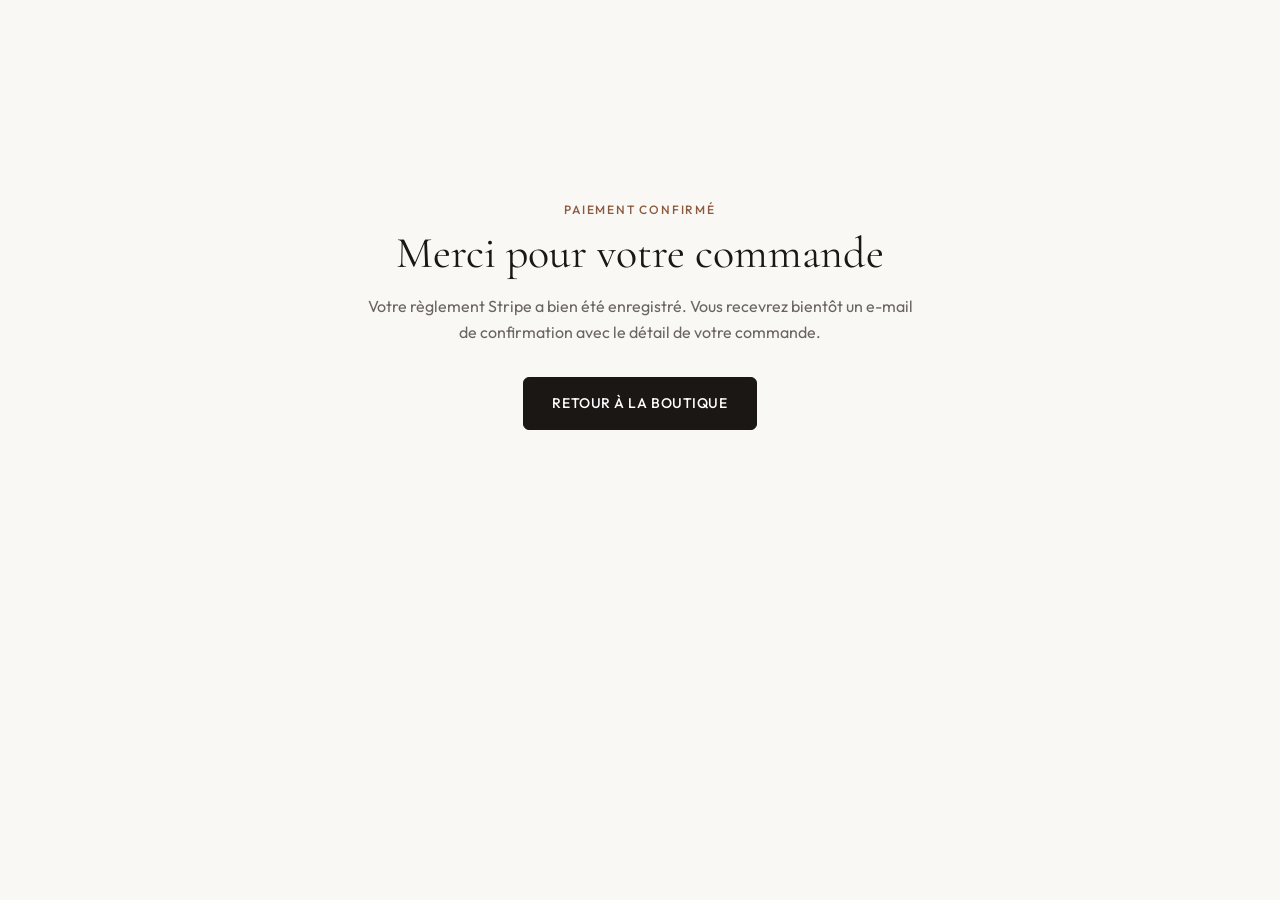
<file: commande-merci.html>
<!DOCTYPE html>
<html lang="fr">
<head>
  <meta charset="UTF-8">
  <meta name="viewport" content="width=device-width, initial-scale=1.0">
  <title>Merci pour votre commande — AnimoSuisse</title>
  <meta name="description" content="Votre paiement AnimoSuisse a bien été reçu.">
  <link rel="preconnect" href="https://fonts.googleapis.com">
  <link rel="preconnect" href="https://fonts.gstatic.com" crossorigin>
  <link href="https://fonts.googleapis.com/css2?family=Cormorant+Garamond:wght@600&family=Outfit:wght@400;500;600&display=swap" rel="stylesheet">
  <link rel="stylesheet" href="css/styles.css?v=20260730-stripe-express">
</head>
<body>
  <main class="container" style="min-height:70vh;display:flex;align-items:center;justify-content:center;padding:4rem 1.25rem;">
    <section style="max-width:560px;text-align:center;">
      <p class="section-label">Paiement confirmé</p>
      <h1 class="section-title" style="margin-bottom:1rem;">Merci pour votre commande</h1>
      <p style="color:var(--color-text-muted);line-height:1.6;margin-bottom:2rem;">
        Votre règlement Stripe a bien été enregistré. Vous recevrez bientôt un e-mail de confirmation
        avec le détail de votre commande.
      </p>
      <a class="btn btn-cart" href="index.html#articles">Retour à la boutique</a>
    </section>
  </main>
  <script>
    try {
      const raw = sessionStorage.getItem('marteder-last-order');
      if (raw) {
        const order = JSON.parse(raw);
        if (order?.supplierSkus) {
          console.info('SKU fournisseur:', order.supplierSkus);
        }
      }
    } catch (error) {
      /* ignore */
    }
  </script>
</body>
</html>
</file>
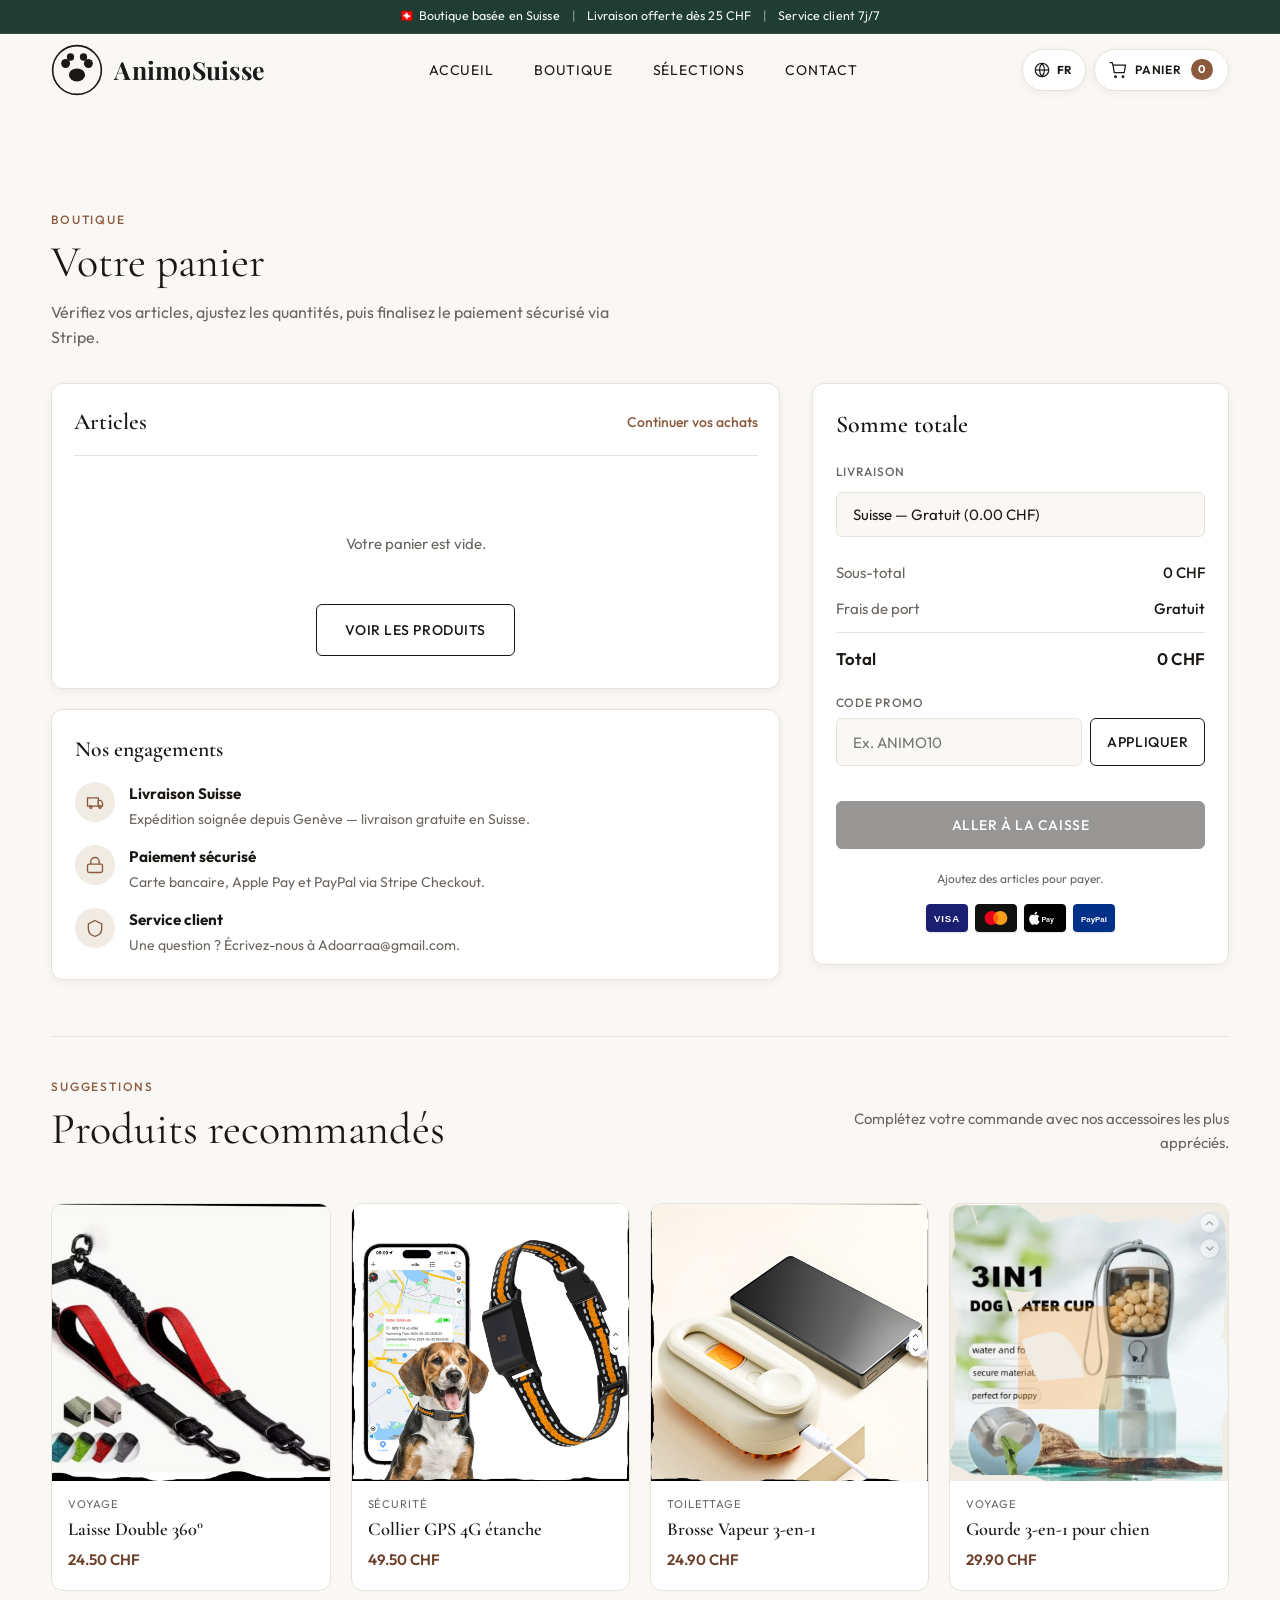
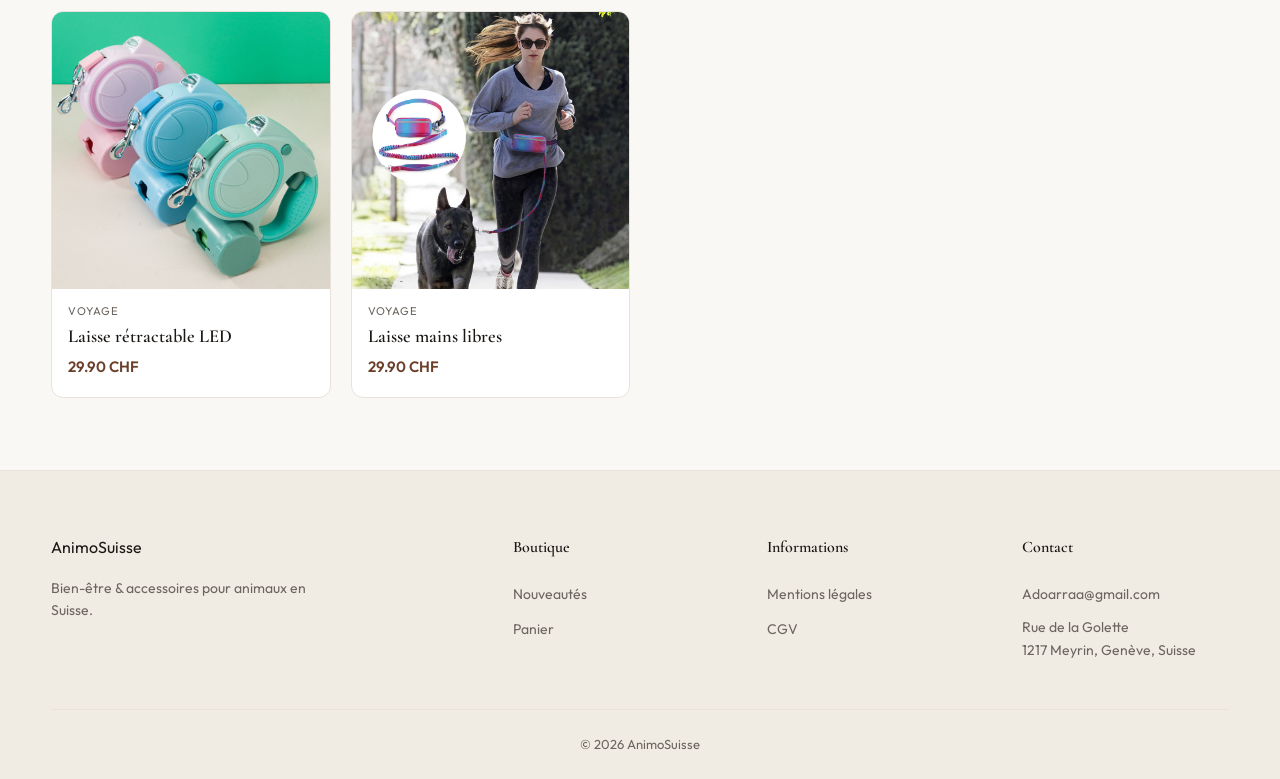
<file: panier.html>
<!DOCTYPE html>
<html lang="fr">
<head>
  <meta charset="UTF-8">
  <meta name="viewport" content="width=device-width, initial-scale=1.0">
  <meta name="description" content="Votre panier AnimoSuisse — vérifiez vos articles et passez à la caisse en toute sécurité.">
  <title>Panier — AnimoSuisse</title>
  <link rel="preconnect" href="https://fonts.googleapis.com">
  <link rel="preconnect" href="https://fonts.gstatic.com" crossorigin>
  <link href="https://fonts.googleapis.com/css2?family=Cormorant+Garamond:ital,wght@0,400;0,600;1,400&family=Outfit:wght@300;400;500;600&family=Playfair+Display:wght@600;700&display=swap" rel="stylesheet">
  <link rel="stylesheet" href="css/styles.css?v=20260801-i18n">
</head>
<body class="page-panier">
  <div class="site-announce" role="region" aria-label="Annonces boutique">
    <p class="site-announce-text">
      🇨🇭 Boutique basée en Suisse
      <span class="site-announce-sep" aria-hidden="true">|</span>
      Livraison offerte dès 25&nbsp;CHF
      <span class="site-announce-sep" aria-hidden="true">|</span>
      Service client 7j/7
    </p>
  </div>
  <header class="header" id="header">
    <nav class="nav container">
      <a href="index.html" class="logo notranslate" aria-label="AnimoSuisse">
        <svg class="logo-mark" xmlns="http://www.w3.org/2000/svg" viewBox="0 0 64 64" aria-hidden="true" focusable="false">
          <circle cx="32" cy="32" r="30" fill="none" stroke="currentColor" stroke-width="2"/>
          <ellipse cx="32" cy="38" rx="10" ry="8" fill="currentColor"/>
          <circle cx="18" cy="24" r="5.5" fill="currentColor"/>
          <circle cx="46" cy="24" r="5.5" fill="currentColor"/>
          <circle cx="24" cy="16" r="4.5" fill="currentColor"/>
          <circle cx="40" cy="16" r="4.5" fill="currentColor"/>
        </svg>
        <span class="logo-text">AnimoSuisse</span>
      </a>
      <button class="nav-toggle" id="navToggle" aria-label="Ouvrir le menu">
        <span></span>
        <span></span>
        <span></span>
      </button>
      <ul class="nav-links" id="navLinks">
        <li><a href="index.html#accueil">Accueil</a></li>
        <li><a href="index.html#articles">Boutique</a></li>
        <li><a href="index.html#collections">Sélections</a></li>
        <li><a href="index.html#contact">Contact</a></li>
      </ul>
      <div class="nav-actions">
        <div class="lang-switcher notranslate" data-lang-switcher>
          <button
            type="button"
            class="lang-switcher-btn"
            aria-expanded="false"
            aria-haspopup="listbox"
            aria-controls="langMenuPanier"
            aria-label="Choisir la langue"
          >
            <svg class="lang-switcher-icon" width="18" height="18" viewBox="0 0 24 24" fill="none" stroke="currentColor" stroke-width="1.6" aria-hidden="true">
              <circle cx="12" cy="12" r="9"/>
              <path d="M3 12h18"/>
              <path d="M12 3a14 14 0 0 1 0 18"/>
              <path d="M12 3a14 14 0 0 0 0 18"/>
            </svg>
            <span class="lang-switcher-current" data-lang-label>FR</span>
          </button>
          <ul class="lang-switcher-menu" id="langMenuPanier" role="listbox" hidden>
            <li role="none">
              <button type="button" role="option" data-lang="fr" aria-selected="true">Français</button>
            </li>
            <li role="none">
              <button type="button" role="option" data-lang="de" aria-selected="false">Deutsch</button>
            </li>
            <li role="none">
              <button type="button" role="option" data-lang="it" aria-selected="false">Italiano</button>
            </li>
            <li role="none">
              <button type="button" role="option" data-lang="en" aria-selected="false">English</button>
            </li>
          </ul>
        </div>
        <a href="panier.html" class="cart-btn cart-btn--menu has-items" aria-label="Panier" aria-current="page">
          <svg width="20" height="20" viewBox="0 0 24 24" fill="none" stroke="currentColor" stroke-width="1.5" aria-hidden="true">
            <path d="M6 6h15l-1.5 9h-12z"/><circle cx="9" cy="20" r="1"/><circle cx="18" cy="20" r="1"/><path d="M6 6L5 3H2"/>
          </svg>
          <span class="cart-label">Panier</span>
          <span class="cart-count">0</span>
        </a>
      </div>
    </nav>
  </header>
  <div id="google_translate_element" aria-hidden="true"></div>

  <main class="cart-page">
    <div class="container">
      <header class="cart-page-header">
        <p class="section-label">Boutique</p>
        <h1 class="section-title">Votre panier</h1>
        <p class="cart-page-lead">Vérifiez vos articles, ajustez les quantités, puis finalisez le paiement sécurisé via Stripe.</p>
      </header>

      <div class="cart-page-layout">
        <div class="cart-page-main">
          <section class="cart-page-items" aria-labelledby="cartPageItemsTitle">
            <div class="cart-page-items-head">
              <h2 id="cartPageItemsTitle">Articles</h2>
              <a href="index.html#articles" class="cart-page-continue">Continuer vos achats</a>
            </div>
            <div id="cartPageList" class="cart-page-list">
              <p class="cart-empty">Votre panier est vide.</p>
            </div>
          </section>

          <section class="cart-engagements" aria-labelledby="cartEngagementsTitle">
            <h2 id="cartEngagementsTitle">Nos engagements</h2>
            <ul class="cart-engagements-list">
              <li>
                <span class="cart-engagement-icon" aria-hidden="true">
                  <svg viewBox="0 0 24 24" fill="none" stroke="currentColor" stroke-width="1.6"><path d="M3 7h13v10H3z"/><path d="M16 10h3l2 3v4h-5V10z"/><circle cx="7" cy="18" r="1.5"/><circle cx="18" cy="18" r="1.5"/></svg>
                </span>
                <div>
                  <strong>Livraison Suisse</strong>
                  <p>Expédition soignée depuis Genève — livraison gratuite en Suisse.</p>
                </div>
              </li>
              <li>
                <span class="cart-engagement-icon" aria-hidden="true">
                  <svg viewBox="0 0 24 24" fill="none" stroke="currentColor" stroke-width="1.6"><rect x="3" y="11" width="18" height="10" rx="2"/><path d="M7 11V8a5 5 0 0 1 10 0v3"/></svg>
                </span>
                <div>
                  <strong>Paiement sécurisé</strong>
                  <p>Carte bancaire, Apple Pay et PayPal via Stripe Checkout.</p>
                </div>
              </li>
              <li>
                <span class="cart-engagement-icon" aria-hidden="true">
                  <svg viewBox="0 0 24 24" fill="none" stroke="currentColor" stroke-width="1.6"><path d="M12 3l8 4v6c0 5-3.5 8-8 9-4.5-1-8-4-8-9V7l8-4z"/></svg>
                </span>
                <div>
                  <strong>Service client</strong>
                  <p>Une question ? Écrivez-nous à Adoarraa@gmail.com.</p>
                </div>
              </li>
            </ul>
          </section>
        </div>

        <aside class="cart-page-summary" aria-labelledby="cartSummaryTitle">
          <div class="cart-summary-card">
            <h2 id="cartSummaryTitle">Somme totale</h2>

            <label class="form-label" for="checkoutShipping">Livraison</label>
            <select
              class="form-input variant-select cart-shipping-select"
              id="checkoutShipping"
              name="shipping"
              aria-label="Choisir l'adresse de livraison"
            >
              <option value="suisse" selected>Suisse — Gratuit (0.00 CHF)</option>
              <option value="europe">Europe — 9.90 CHF</option>
              <option value="monde">Reste du monde — 15.00 CHF</option>
            </select>

            <dl class="cart-summary-rows">
              <div class="cart-summary-row">
                <dt>Sous-total</dt>
                <dd id="cartSubtotal">0 CHF</dd>
              </div>
              <div class="cart-summary-row">
                <dt>Frais de port</dt>
                <dd id="cartShipping">Gratuit</dd>
              </div>
              <div class="cart-summary-row cart-summary-row--total">
                <dt>Total</dt>
                <dd id="cartTotal">0 CHF</dd>
              </div>
            </dl>

            <div class="cart-promo">
              <label class="form-label" for="cartPromoCode">Code promo</label>
              <div class="cart-promo-row">
                <input
                  class="form-input"
                  type="text"
                  id="cartPromoCode"
                  name="promo"
                  placeholder="Ex. ANIMO10"
                  autocomplete="off"
                >
                <button type="button" class="btn btn-outline cart-promo-btn" id="cartPromoApply">
                  Appliquer
                </button>
              </div>
              <p class="cart-promo-feedback" id="cartPromoFeedback" hidden></p>
            </div>

            <button
              type="button"
              class="btn btn-cart cart-checkout-btn cart-page-checkout-btn"
              id="cartCheckoutBtn"
              disabled
            >
              Aller à la caisse
            </button>
            <p class="cart-checkout-note">Paiement sécurisé Stripe — vous serez redirigé vers la page de paiement.</p>

            <div class="payment-methods payment-methods--compact" aria-label="Moyens de paiement acceptés">
              <div class="payment-methods-icons">
                <span class="payment-icon payment-icon--visa" title="Visa" aria-label="Visa">
                  <svg viewBox="0 0 48 32" role="img" aria-hidden="true"><rect width="48" height="32" rx="4" fill="#1A1F71"/><text x="24" y="21" text-anchor="middle" fill="#fff" font-family="Arial,sans-serif" font-size="11" font-weight="700" letter-spacing="1">VISA</text></svg>
                </span>
                <span class="payment-icon payment-icon--mastercard" title="Mastercard" aria-label="Mastercard">
                  <svg viewBox="0 0 48 32" role="img" aria-hidden="true"><rect width="48" height="32" rx="4" fill="#111"/><circle cx="19" cy="16" r="8" fill="#EB001B"/><circle cx="29" cy="16" r="8" fill="#F79E1B"/><path d="M24 10.2a8 8 0 0 1 0 11.6 8 8 0 0 1 0-11.6z" fill="#FF5F00"/></svg>
                </span>
                <span class="payment-icon payment-icon--applepay" title="Apple Pay" aria-label="Apple Pay">
                  <svg viewBox="0 0 48 32" role="img" aria-hidden="true"><rect width="48" height="32" rx="4" fill="#000"/><text x="27" y="20" text-anchor="middle" fill="#fff" font-family="Arial,sans-serif" font-size="8" font-weight="600">Pay</text><path fill="#fff" d="M14.2 11.2c.5-.6.9-1.5.8-2.4-.8 0-1.8.5-2.3 1.2-.5.6-.9 1.5-.8 2.4.9.1 1.8-.4 2.3-1.2zm.8 1.1c-1.2-.1-2.3.7-2.9.7-.6 0-1.5-.7-2.5-.6-1.3 0-2.4.7-3.1 1.9-1.3 2.3-.3 5.7.9 7.5.6.9 1.3 1.9 2.3 1.8.9-.1 1.3-.6 2.4-.6s1.4.6 2.4.6c1 0 1.6-.9 2.3-1.8.7-.9 1-1.8 1-1.9-.1 0-1.9-.7-1.9-2.9 0-1.8 1.5-2.7 1.6-2.7-.9-1.3-2.2-1.4-2.5-1.4z"/></svg>
                </span>
                <span class="payment-icon payment-icon--paypal" title="PayPal" aria-label="PayPal">
                  <svg viewBox="0 0 48 32" role="img" aria-hidden="true"><rect width="48" height="32" rx="4" fill="#003087"/><text x="24" y="20" text-anchor="middle" fill="#fff" font-family="Arial,sans-serif" font-size="9" font-weight="700">PayPal</text></svg>
                </span>
              </div>
            </div>
          </div>
        </aside>
      </div>

      <section class="cart-recommended" aria-labelledby="cartRecommendedTitle">
        <div class="section-header">
          <div>
            <span class="section-label">Suggestions</span>
            <h2 class="section-title" id="cartRecommendedTitle">Produits recommandés</h2>
          </div>
          <p class="section-desc">Complétez votre commande avec nos accessoires les plus appréciés.</p>
        </div>
        <div class="cart-recommended-grid">
          <a class="cart-reco-card" href="index.html#articles">
            <img src="images/laisse-double-360-3.png" alt="Laisse Double Réfléchissante 360°" loading="lazy" decoding="async">
            <div class="cart-reco-info">
              <p class="cart-reco-cat">Voyage</p>
              <h3>Laisse Double 360°</h3>
              <p class="cart-reco-price">24.50 CHF</p>
            </div>
          </a>
          <a class="cart-reco-card" href="index.html#articles">
            <img src="images/collier-gps-app.png" alt="Collier GPS 4G étanche" loading="lazy" decoding="async">
            <div class="cart-reco-info">
              <p class="cart-reco-cat">Sécurité</p>
              <h3>Collier GPS 4G étanche</h3>
              <p class="cart-reco-price">49.50 CHF</p>
            </div>
          </a>
          <a class="cart-reco-card" href="index.html#articles">
            <img src="images/brosse-vapeur-jaune-orange.png" alt="Brosse Vapeur 3-en-1" loading="lazy" decoding="async">
            <div class="cart-reco-info">
              <p class="cart-reco-cat">Toilettage</p>
              <h3>Brosse Vapeur 3-en-1</h3>
              <p class="cart-reco-price">24.90 CHF</p>
            </div>
          </a>
          <a class="cart-reco-card" href="index.html#articles">
            <img src="images/gourde-chien-3en1.png" alt="Gourde Multifonction 3-en-1" loading="lazy" decoding="async">
            <div class="cart-reco-info">
              <p class="cart-reco-cat">Voyage</p>
              <h3>Gourde 3-en-1 pour chien</h3>
              <p class="cart-reco-price">29.90 CHF</p>
            </div>
          </a>
          <a class="cart-reco-card" href="index.html#articles">
            <img src="images/dog.jpg" alt="Laisse rétractable LED 3-en-1" loading="lazy" decoding="async">
            <div class="cart-reco-info">
              <p class="cart-reco-cat">Voyage</p>
              <h3>Laisse rétractable LED</h3>
              <p class="cart-reco-price">29.90 CHF</p>
            </div>
          </a>
          <a class="cart-reco-card" href="index.html#articles">
            <img src="images/course-mains-libres-1.jpg" alt="Laisse de course mains libres" loading="lazy" decoding="async">
            <div class="cart-reco-info">
              <p class="cart-reco-cat">Voyage</p>
              <h3>Laisse mains libres</h3>
              <p class="cart-reco-price">29.90 CHF</p>
            </div>
          </a>
        </div>
      </section>
    </div>
  </main>

  <footer class="footer">
    <div class="container footer-grid">
      <div class="footer-brand">
        <a href="index.html" class="logo">AnimoSuisse</a>
        <p>Bien-être &amp; accessoires pour animaux en Suisse.</p>
      </div>
      <div class="footer-links">
        <h4>Boutique</h4>
        <ul>
          <li><a href="index.html#articles">Nouveautés</a></li>
          <li><a href="panier.html">Panier</a></li>
        </ul>
      </div>
      <div class="footer-links">
        <h4>Informations</h4>
        <ul>
          <li><a href="mentions-legales.html">Mentions légales</a></li>
          <li><a href="mentions-legales.html#cgv">CGV</a></li>
        </ul>
      </div>
      <div class="footer-links">
        <h4>Contact</h4>
        <ul class="footer-contact">
          <li><a href="mailto:Adoarraa@gmail.com">Adoarraa@gmail.com</a></li>
          <li class="footer-address">Rue de la Golette<br>1217 Meyrin, Genève, Suisse</li>
        </ul>
      </div>
    </div>
    <div class="footer-bottom container">
      <p>&copy; <span id="year"></span> AnimoSuisse</p>
    </div>
  </footer>

  <script>
    document.getElementById('year').textContent = new Date().getFullYear();
  </script>
  <script src="js/stripe-config.js?v=20260803-cart-live"></script>
  <script src="js/main.js?v=20260803-cart-live"></script>
  <script src="js/i18n-translate.js?v=101"></script>
  <script src="https://translate.google.com/translate_a/element.js?cb=googleTranslateElementInit"></script>
</body>
</html>
</file>
<file: css/styles.css>
/* ============================================
   Marteder Textile — Styles
   ============================================ */

:root {
  --color-bg: #faf8f5;
  --color-bg-alt: #f0ebe3;
  --color-surface: #ffffff;
  --color-text: #1a1714;
  --color-text-muted: #6b6560;
  --color-accent: #8b5a3c;
  --color-accent-light: #c4956a;
  --color-accent-dark: #6b3f2a;
  --color-border: #e8e2da;
  --color-success: #4a7c59;

  --font-display: 'Cormorant Garamond', Georgia, serif;
  --font-body: 'Outfit', system-ui, sans-serif;

  --radius-sm: 6px;
  --radius-md: 12px;
  --radius-lg: 20px;

  --shadow-sm: 0 2px 8px rgba(26, 23, 20, 0.06);
  --shadow-md: 0 8px 30px rgba(26, 23, 20, 0.1);
  --shadow-lg: 0 20px 60px rgba(26, 23, 20, 0.12);

  --transition: 0.3s cubic-bezier(0.4, 0, 0.2, 1);
  --announce-height: 34px;
  --nav-height: 72px;
  --header-height: calc(var(--announce-height) + var(--nav-height));
}

*, *::before, *::after {
  box-sizing: border-box;
  margin: 0;
  padding: 0;
}

html {
  scroll-behavior: smooth;
}

body {
  font-family: var(--font-body);
  font-weight: 400;
  color: var(--color-text);
  background: var(--color-bg);
  line-height: 1.6;
  -webkit-font-smoothing: antialiased;
}

img {
  max-width: 100%;
  display: block;
}

a {
  color: inherit;
  text-decoration: none;
}

ul {
  list-style: none;
}

.container {
  width: min(1200px, 92vw);
  margin-inline: auto;
}

/* ---- Buttons ---- */
.btn {
  display: inline-flex;
  align-items: center;
  justify-content: center;
  gap: 0.5rem;
  padding: 0.875rem 1.75rem;
  font-family: var(--font-body);
  font-size: 0.875rem;
  font-weight: 500;
  letter-spacing: 0.04em;
  text-transform: uppercase;
  border-radius: var(--radius-sm);
  border: 1.5px solid transparent;
  cursor: pointer;
  transition: var(--transition);
}

.btn-primary {
  background: var(--color-accent);
  color: #fff;
  border-color: var(--color-accent);
}

.btn-primary:hover {
  background: var(--color-accent-dark);
  border-color: var(--color-accent-dark);
  transform: translateY(-2px);
  box-shadow: var(--shadow-md);
}

.btn-cart {
  background: var(--color-text);
  color: #fff;
  border-color: var(--color-text);
}

.btn-cart:hover {
  background: #2d2a27;
  border-color: #2d2a27;
  transform: translateY(-2px);
  box-shadow: var(--shadow-md);
}

.btn-stock-out,
.btn-stock-out:hover,
.btn-stock-out:focus,
.btn-stock-out:disabled {
  background: #d0ccc7;
  border-color: #d0ccc7;
  color: #6f6a65;
  cursor: not-allowed;
  opacity: 1;
  transform: none;
  box-shadow: none;
  pointer-events: none;
}

.product-badge.sold-out {
  background: #6f6a65;
  color: #fff;
}

.product-card.is-out-of-stock .product-image {
  filter: grayscale(0.35);
  opacity: 0.85;
}

.btn-outline {
  background: transparent;
  color: var(--color-text);
  border-color: var(--color-text);
}

.btn-outline:hover {
  background: var(--color-text);
  color: #fff;
  transform: translateY(-2px);
}

/* ---- Bandeau d'annonce ---- */
.site-announce {
  position: fixed;
  top: 0;
  left: 0;
  right: 0;
  z-index: 110;
  height: var(--announce-height);
  display: flex;
  align-items: center;
  justify-content: center;
  padding: 0 0.75rem;
  background: #1f3d32;
  color: #f4f7f5;
  border-bottom: 1px solid rgba(255, 255, 255, 0.08);
}

.site-announce-text {
  margin: 0;
  font-family: var(--font-body);
  font-size: 0.78rem;
  font-weight: 400;
  letter-spacing: 0.01em;
  line-height: 1.2;
  text-align: center;
  white-space: nowrap;
  overflow: hidden;
  text-overflow: ellipsis;
  max-width: 100%;
}

.site-announce-sep {
  margin: 0 0.55rem;
  opacity: 0.55;
}

@media (max-width: 720px) {
  .site-announce-text {
    font-size: 0.68rem;
  }

  .site-announce-sep {
    margin: 0 0.3rem;
  }
}

/* ---- Header ---- */
.header {
  position: fixed;
  top: var(--announce-height);
  left: 0;
  right: 0;
  z-index: 100;
  height: var(--nav-height);
  background: rgba(250, 248, 245, 0.85);
  backdrop-filter: blur(12px);
  border-bottom: 1px solid transparent;
  transition: var(--transition);
}

.header.scrolled {
  border-bottom-color: var(--color-border);
  box-shadow: var(--shadow-sm);
}

.nav {
  display: flex;
  align-items: center;
  justify-content: space-between;
  height: 100%;
}

.logo {
  display: inline-flex;
  align-items: center;
  gap: 0.7rem;
  flex-shrink: 0;
  text-decoration: none;
}

.logo-mark {
  display: block;
  height: 52px;
  width: 52px;
  flex-shrink: 0;
}

.logo-text {
  font-family: 'Playfair Display', 'Cormorant Garamond', Georgia, serif;
  font-size: clamp(1.15rem, 2.4vw, 1.55rem);
  font-weight: 700;
  letter-spacing: 0.01em;
  line-height: 1.1;
  color: #1a1a1a;
  white-space: nowrap;
}

.nav-links {
  display: flex;
  gap: 2.5rem;
}

.nav-links a {
  font-size: 0.875rem;
  font-weight: 400;
  letter-spacing: 0.06em;
  text-transform: uppercase;
  position: relative;
}

.nav-links a::after {
  content: '';
  position: absolute;
  bottom: -4px;
  left: 0;
  width: 0;
  height: 1px;
  background: var(--color-accent);
  transition: width var(--transition);
}

.nav-links a:hover::after {
  width: 100%;
}

.nav-actions {
  display: flex;
  align-items: center;
  gap: 0.5rem;
  flex-shrink: 0;
}

/* ---- Sélecteur de langue ---- */
.lang-switcher {
  position: relative;
  z-index: 120;
}

.lang-switcher-btn {
  display: inline-flex;
  align-items: center;
  gap: 0.35rem;
  height: 42px;
  padding: 0 0.75rem 0 0.65rem;
  border: 1px solid var(--color-border);
  border-radius: 999px;
  background: var(--color-surface);
  color: var(--color-text);
  cursor: pointer;
  box-shadow: var(--shadow-sm);
  transition: var(--transition);
  font-family: var(--font-body);
}

.lang-switcher-btn:hover,
.lang-switcher.is-open .lang-switcher-btn {
  border-color: var(--color-accent);
  color: var(--color-accent-dark);
}

.lang-switcher-icon {
  flex-shrink: 0;
}

.lang-switcher-current {
  font-size: 0.72rem;
  font-weight: 700;
  letter-spacing: 0.06em;
}

.lang-switcher-menu {
  position: absolute;
  top: calc(100% + 0.4rem);
  right: 0;
  min-width: 10.5rem;
  margin: 0;
  padding: 0.35rem;
  list-style: none;
  background: var(--color-surface);
  border: 1px solid var(--color-border);
  border-radius: var(--radius-md);
  box-shadow: var(--shadow-md);
}

.lang-switcher-menu button {
  display: block;
  width: 100%;
  padding: 0.55rem 0.7rem;
  border: none;
  border-radius: var(--radius-sm);
  background: transparent;
  color: var(--color-text);
  font-family: var(--font-body);
  font-size: 0.875rem;
  text-align: left;
  cursor: pointer;
  transition: background 0.2s ease;
}

.lang-switcher-menu button:hover {
  background: var(--color-bg-alt);
}

.lang-switcher-menu button.is-active {
  background: rgba(139, 90, 60, 0.1);
  color: var(--color-accent-dark);
  font-weight: 600;
}

/* Masquer le widget Google Translate natif + barre du haut */
#google_translate_element,
.goog-te-banner-frame,
.goog-te-balloon-frame,
.goog-tooltip,
.goog-tooltip:hover,
#goog-gt-tt,
.goog-text-highlight {
  display: none !important;
}

.goog-te-gadget {
  font-size: 0 !important;
  height: 0 !important;
  overflow: hidden !important;
}

body {
  top: 0 !important;
}

body > .skiptranslate {
  display: none !important;
}

.icon-btn {
  display: flex;
  align-items: center;
  justify-content: center;
  width: 40px;
  height: 40px;
  background: none;
  border: none;
  border-radius: 50%;
  cursor: pointer;
  color: var(--color-text);
  transition: var(--transition);
  position: relative;
}

.icon-btn:hover {
  background: var(--color-bg-alt);
}

.cart-btn--menu {
  display: inline-flex;
  align-items: center;
  gap: 0.45rem;
  position: relative;
  height: 42px;
  padding: 0 0.95rem 0 0.8rem;
  border: 1px solid var(--color-border);
  border-radius: 999px;
  background: var(--color-surface);
  color: var(--color-text);
  cursor: pointer;
  box-shadow: var(--shadow-sm);
  transition: var(--transition);
}

.cart-btn--menu:hover,
.cart-btn--menu.has-items {
  border-color: var(--color-accent);
  color: var(--color-accent-dark);
  background: #fff;
}

.cart-label {
  font-size: 0.75rem;
  font-weight: 600;
  letter-spacing: 0.06em;
  text-transform: uppercase;
}

.cart-btn--menu .cart-count {
  position: static;
  min-width: 1.35rem;
  height: 1.35rem;
  margin-left: 0.15rem;
  padding: 0 0.35rem;
  background: var(--color-accent);
  color: #fff;
  font-size: 0.7rem;
  font-weight: 700;
  border-radius: 999px;
  display: inline-flex;
  align-items: center;
  justify-content: center;
}

.cart-count {
  position: absolute;
  top: 4px;
  right: 4px;
  min-width: 16px;
  height: 16px;
  padding: 0 4px;
  background: var(--color-accent);
  color: #fff;
  font-size: 0.625rem;
  font-weight: 600;
  border-radius: 999px;
  display: flex;
  align-items: center;
  justify-content: center;
}

.cart-btn.has-items {
  color: var(--color-accent-dark);
}

.nav-toggle {
  display: none;
  flex-direction: column;
  gap: 5px;
  background: none;
  border: none;
  cursor: pointer;
  padding: 4px;
}

.nav-toggle span {
  display: block;
  width: 22px;
  height: 1.5px;
  background: var(--color-text);
  transition: var(--transition);
}

/* ---- Hero ---- */
.hero {
  position: relative;
  min-height: 100vh;
  display: flex;
  align-items: flex-end;
  padding-top: var(--header-height);
  overflow: hidden;
}

.hero--welcome {
  min-height: min(100vh, 920px);
  align-items: flex-end;
}

.hero-cover-slideshow {
  position: absolute;
  inset: 0;
  overflow: hidden;
}

.hero-cover-slide {
  position: absolute;
  inset: 0;
  width: 100%;
  height: 100%;
  object-fit: cover;
  object-position: center center;
  opacity: 0;
  transform: scale(1.02);
  transition: opacity 1.4s ease, transform 8s ease;
  animation: none;
}

.hero-cover-slide.is-active {
  opacity: 1;
  transform: scale(1.06);
  z-index: 0;
}

.hero-bg-video {
  display: block;
  pointer-events: none;
  background: #111;
}

.hero--cover-duo .hero-overlay {
  z-index: 1;
}

.hero-bg {
  position: absolute;
  inset: 0;
  overflow: hidden;
  background:
    radial-gradient(ellipse at 70% 30%, #7eb8a8 0%, transparent 55%),
    linear-gradient(160deg, #d7ebe4 0%, #b8d4c8 45%, #6a9b8c 100%);
}

.hero-bg-picture,
.hero-bg-image {
  position: absolute;
  inset: 0;
  width: 100%;
  height: 100%;
}

.hero-bg-image {
  object-fit: cover;
  object-position: center 42%;
  transform: scale(1.22);
}

.hero--welcome .hero-bg-image:not(.hero-cover-slide) {
  object-fit: cover;
  object-position: center 40%;
  transform: scale(1.28);
  animation: heroWelcome 18s ease-in-out infinite alternate;
}

@keyframes heroWelcome {
  from { transform: scale(1.28); }
  to { transform: scale(1.34); }
}

.hero-overlay {
  position: absolute;
  inset: 0;
  z-index: 1;
  background:
    linear-gradient(180deg, rgba(18, 28, 24, 0.18) 0%, rgba(18, 28, 24, 0.15) 40%, rgba(18, 28, 24, 0.78) 100%),
    linear-gradient(90deg, rgba(18, 28, 24, 0.45) 0%, transparent 55%);
}

.hero-content {
  position: relative;
  z-index: 2;
  max-width: 680px;
  padding-block: 3.5rem 4.5rem;
  color: #fff;
}

.products--after-hero {
  padding-top: 3.5rem;
}

.hero-badge {
  display: inline-block;
  padding: 0.4rem 1rem;
  background: rgba(255, 255, 255, 0.12);
  border: 1px solid rgba(255, 255, 255, 0.28);
  border-radius: 100px;
  font-size: 0.75rem;
  font-weight: 500;
  letter-spacing: 0.1em;
  text-transform: uppercase;
  color: rgba(255, 255, 255, 0.95);
  margin-bottom: 1.5rem;
  animation: fadeUp 0.8s ease both;
}

.hero-title {
  font-family: var(--font-display);
  font-size: clamp(3rem, 7vw, 5.5rem);
  font-weight: 400;
  line-height: 1.05;
  letter-spacing: -0.02em;
  margin-bottom: 1.5rem;
  animation: fadeUp 0.8s 0.1s ease both;
  text-shadow: 0 2px 24px rgba(0, 0, 0, 0.35);
}

.hero-title em {
  font-style: italic;
  color: var(--color-accent-light);
}

.hero-text {
  font-size: 1.125rem;
  font-weight: 300;
  color: rgba(255, 255, 255, 0.88);
  max-width: 480px;
  margin-bottom: 2.5rem;
  animation: fadeUp 0.8s 0.2s ease both;
  text-shadow: 0 1px 12px rgba(0, 0, 0, 0.3);
}

.hero-actions {
  display: flex;
  flex-wrap: wrap;
  gap: 1rem;
  animation: fadeUp 0.8s 0.3s ease both;
}

.hero-actions .btn-outline {
  color: #fff;
  border-color: rgba(255, 255, 255, 0.85);
}

.hero-actions .btn-outline:hover {
  background: #fff;
  color: var(--color-text);
  border-color: #fff;
}

.hero-scroll {
  position: absolute;
  bottom: 2rem;
  left: 50%;
  transform: translateX(-50%);
  z-index: 2;
  display: flex;
  flex-direction: column;
  align-items: center;
  gap: 0.75rem;
  font-size: 0.6875rem;
  letter-spacing: 0.15em;
  text-transform: uppercase;
  color: rgba(255, 255, 255, 0.7);
  animation: fadeUp 0.8s 0.5s ease both;
}

.scroll-line {
  width: 1px;
  height: 40px;
  background: linear-gradient(to bottom, var(--color-accent), transparent);
  animation: scrollPulse 2s ease infinite;
}

@keyframes fadeUp {
  from { opacity: 0; transform: translateY(24px); }
  to { opacity: 1; transform: translateY(0); }
}

@keyframes scrollPulse {
  0%, 100% { opacity: 0.4; transform: scaleY(0.6); }
  50% { opacity: 1; transform: scaleY(1); }
}

/* ---- Features ---- */
.features {
  padding: 3rem 0;
  background: var(--color-surface);
  border-block: 1px solid var(--color-border);
}

.features-grid {
  display: grid;
  grid-template-columns: repeat(4, 1fr);
  gap: 2rem;
}

.feature {
  text-align: center;
  padding: 1rem;
}

.feature-icon {
  font-size: 1.25rem;
  color: var(--color-accent);
  margin-bottom: 0.75rem;
}

.feature h3 {
  font-family: var(--font-display);
  font-size: 1.125rem;
  font-weight: 600;
  margin-bottom: 0.375rem;
}

.feature p {
  font-size: 0.8125rem;
  color: var(--color-text-muted);
  line-height: 1.5;
}

/* ---- Section headers ---- */
.section-header {
  display: flex;
  justify-content: space-between;
  align-items: flex-end;
  gap: 2rem;
  margin-bottom: 3rem;
}

.section-header.centered {
  flex-direction: column;
  align-items: center;
  text-align: center;
}

.section-label {
  display: block;
  font-size: 0.75rem;
  font-weight: 500;
  letter-spacing: 0.15em;
  text-transform: uppercase;
  color: var(--color-accent);
  margin-bottom: 0.5rem;
}

.section-title {
  font-family: var(--font-display);
  font-size: clamp(2rem, 4vw, 2.75rem);
  font-weight: 400;
  line-height: 1.15;
}

.section-desc {
  max-width: 380px;
  font-size: 0.9375rem;
  color: var(--color-text-muted);
  text-align: right;
}

.section-header.centered .section-desc {
  text-align: center;
}

/* ---- Products ---- */
.products {
  padding: 6rem 0;
}

.filter-bar {
  display: flex;
  flex-wrap: wrap;
  gap: 0.5rem;
  margin-bottom: 2.5rem;
}

.filter-btn {
  padding: 0.5rem 1.25rem;
  font-family: var(--font-body);
  font-size: 0.8125rem;
  font-weight: 400;
  letter-spacing: 0.04em;
  background: var(--color-surface);
  border: 1px solid var(--color-border);
  border-radius: 100px;
  cursor: pointer;
  transition: var(--transition);
  color: var(--color-text-muted);
}

.filter-btn:hover,
.filter-btn.active {
  background: var(--color-text);
  border-color: var(--color-text);
  color: #fff;
}

.products-grid {
  display: grid;
  grid-template-columns: repeat(auto-fill, minmax(280px, 1fr));
  gap: 1.75rem;
}

.product-card {
  background: var(--color-surface);
  border-radius: var(--radius-md);
  overflow: hidden;
  transition: var(--transition);
  opacity: 1;
  transform: translateY(0);
}

.product-card.hidden {
  display: none;
}

.product-card:hover {
  box-shadow: var(--shadow-lg);
  transform: translateY(-6px);
}

.product-image-wrap {
  position: relative;
  aspect-ratio: 1 / 1;
  overflow: hidden;
  background: #fff;
  isolation: isolate;
}

.product-image {
  width: 100%;
  height: 100%;
  object-fit: cover;
  object-position: center center;
  transition: transform 0.6s ease;
  cursor: zoom-in;
}

.product-thumbs {
  display: grid;
  grid-template-columns: repeat(3, 1fr);
  gap: 0.4rem;
  padding: 0.55rem 0.75rem 0;
}

.product-thumb {
  appearance: none;
  border: 1.5px solid transparent;
  border-radius: 10px;
  padding: 0;
  overflow: hidden;
  cursor: zoom-in;
  background: #fff;
  aspect-ratio: 1 / 1;
  isolation: isolate;
  transition: border-color 0.2s ease, transform 0.2s ease;
}

.product-thumb img {
  display: block;
  width: 100%;
  height: 100%;
  object-fit: cover;
  object-position: center center;
}

/* Recadrage agressif : masque cadres irréguliers / flèches UI / coins noirs */
.product-card .product-image,
.product-card .product-thumb img {
  object-fit: cover !important;
  object-position: center center;
  transform-origin: center center;
}

.product-card--thumbs .product-image,
.product-card--thumbs .product-thumb img {
  transform: scale(1.32);
}

.product-card--collier-gps .product-image-wrap,
.product-card--laisse-double .product-image-wrap,
.product-card--brosse-vapeur .product-image-wrap,
.product-card--collier-gps .product-thumb,
.product-card--laisse-double .product-thumb,
.product-card--brosse-vapeur .product-thumb {
  overflow: hidden !important;
  aspect-ratio: 1 / 1;
  background: #fff;
}

.product-card--collier-gps .product-image,
.product-card--collier-gps .product-thumb img {
  transform: scale(1.72);
  object-position: center 46%;
}

.product-card--laisse-double .product-image,
.product-card--laisse-double .product-thumb img {
  transform: scale(1.82);
  object-position: center 42%;
}

.product-card--brosse-vapeur .product-image,
.product-card--brosse-vapeur .product-thumb img {
  transform: scale(1.9);
  object-position: center 44%;
}

/* Capture écran téléphone (coloris Vert) : rogne barre statut + boutons bas */
.product-card--brosse-vapeur .product-image[src*="hero-brosse"],
.product-card--brosse-vapeur .product-thumb img[src*="hero-brosse"] {
  transform: scale(2.15);
  object-position: center 40%;
}

.product-card--collier-gps .product-thumbs {
  grid-template-columns: repeat(4, 1fr);
}

.product-card--laisse-double .product-thumbs,
.product-card--brosse-vapeur .product-thumbs {
  grid-template-columns: repeat(2, 1fr);
}

.product-description--teaser {
  margin: 0.35rem 0 0.15rem;
  font-size: 0.8125rem;
  line-height: 1.45;
  color: var(--color-text-muted);
}

.product-description--teaser strong {
  display: block;
  color: var(--color-text);
  font-weight: 600;
  margin-bottom: 0.2rem;
}

/* Recadrage brosse vapeur : masque barres/icônes téléphone haut & bas */
.product-image--brosse-crop {
  object-fit: cover;
  object-position: center 42%;
  transform: scale(1.9);
  transform-origin: center center;
}

.product-card:hover .product-image--brosse-crop {
  transform: scale(1.96);
}

.product-card:hover .product-image {
  transform: scale(1.06);
}

.product-card--thumbs:hover .product-image {
  transform: scale(1.36);
}

.product-card--collier-gps:hover .product-image {
  transform: scale(1.76);
}

.product-card--laisse-double:hover .product-image {
  transform: scale(1.86);
}

.product-card--brosse-vapeur:hover .product-image {
  transform: scale(1.96);
}

.product-card--brosse-vapeur:hover .product-image[src*="hero-brosse"] {
  transform: scale(2.2);
}

.product-lightbox-dialog {
  width: min(960px, 100%);
  display: flex;
  flex-direction: column;
  align-items: center;
  gap: 0.75rem;
}

/* Lightbox : conteneur strict — overflow hidden + zoom interne */
.product-lightbox-frame {
  position: relative;
  width: min(88vw, 640px);
  aspect-ratio: 1 / 1;
  overflow: hidden;
  background: #fff;
  isolation: isolate;
}

.product-lightbox-frame .marteder-lightbox-image {
  display: block;
  width: 100%;
  height: 100%;
  max-width: none;
  max-height: none;
  object-fit: cover;
  object-position: center center;
  transform: scale(1.15);
  transform-origin: center center;
  border-radius: 0;
  background: #fff;
  box-shadow: none;
}

/* Brosse vapeur : zoom lightbox plus fort pour masquer UI téléphone */
.product-lightbox--brosse .product-lightbox-frame .marteder-lightbox-image {
  transform: scale(1.55);
  object-position: center 42%;
}

.product-lightbox--brosse .product-lightbox-frame .marteder-lightbox-image[src*="hero-brosse"] {
  transform: scale(2.1);
  object-position: center 40%;
}

.product-lightbox .marteder-lightbox-prev {
  left: 0.35rem;
}

.product-lightbox .marteder-lightbox-next {
  right: 0.35rem;
}

.product-lightbox-counter {
  margin: 0;
  color: rgba(255, 255, 255, 0.85);
  font-size: 0.875rem;
  letter-spacing: 0.04em;
}

.product-thumb:hover,
.product-thumb.active {
  border-color: var(--color-accent);
  transform: translateY(-1px);
}

.product-card--gallery:hover .product-image {
  transform: none;
}

/* ---- Galerie Création exclusive Marteder ---- */
.marteder-gallery {
  display: flex;
  flex-direction: column;
  gap: 0.75rem;
  background: var(--color-bg-alt);
}

.marteder-gallery-main {
  position: relative;
  aspect-ratio: 3 / 4;
  overflow: hidden;
  background: #1a1714;
}

.marteder-gallery-zoom {
  display: block;
  width: 100%;
  height: 100%;
  padding: 0;
  border: 0;
  background: none;
  cursor: zoom-in;
  position: relative;
}

.marteder-gallery-image {
  width: 100%;
  height: 100%;
  object-fit: cover;
  display: block;
}

.marteder-zoom-hint {
  position: absolute;
  left: 50%;
  bottom: 3.25rem;
  transform: translateX(-50%);
  padding: 0.35rem 0.75rem;
  background: rgba(26, 23, 20, 0.72);
  color: #fff;
  font-size: 0.6875rem;
  letter-spacing: 0.04em;
  border-radius: 999px;
  opacity: 0;
  transition: opacity var(--transition);
  pointer-events: none;
  white-space: nowrap;
}

.marteder-gallery-zoom:hover .marteder-zoom-hint,
.marteder-gallery-zoom:focus-visible .marteder-zoom-hint {
  opacity: 1;
}

.marteder-gallery-nav {
  position: absolute;
  top: 50%;
  transform: translateY(-50%);
  z-index: 2;
  width: 2.25rem;
  height: 2.25rem;
  border: 0;
  border-radius: 50%;
  background: rgba(255, 255, 255, 0.92);
  color: var(--color-text);
  font-size: 1.5rem;
  line-height: 1;
  cursor: pointer;
  box-shadow: var(--shadow-sm);
  transition: var(--transition);
}

.marteder-gallery-nav:hover {
  background: var(--color-accent);
  color: #fff;
}

.marteder-gallery-prev { left: 0.65rem; }
.marteder-gallery-next { right: 0.65rem; }

.marteder-gallery-label {
  position: absolute;
  left: 0.75rem;
  right: 0.75rem;
  bottom: 0.75rem;
  z-index: 2;
  margin: 0;
  padding: 0.45rem 0.7rem;
  background: rgba(255, 255, 255, 0.92);
  color: var(--color-text);
  font-size: 0.8125rem;
  font-weight: 500;
  text-align: center;
  border-radius: var(--radius-sm);
}

.marteder-gallery-main .product-badge {
  z-index: 2;
}

.marteder-gallery-thumbs {
  display: grid;
  grid-template-columns: repeat(3, 1fr);
  gap: 0.4rem;
  padding: 0 0.65rem 0.65rem;
}

.marteder-thumb {
  aspect-ratio: 1;
  padding: 0;
  border: 2px solid transparent;
  border-radius: var(--radius-sm);
  overflow: hidden;
  cursor: pointer;
  background: var(--color-surface);
  transition: var(--transition);
}

.marteder-thumb img {
  width: 100%;
  height: 100%;
  object-fit: cover;
  display: block;
}

.marteder-thumb:hover,
.marteder-thumb.active {
  border-color: var(--color-accent);
}

.marteder-lightbox {
  position: fixed;
  inset: 0;
  z-index: 1000;
  display: flex;
  align-items: center;
  justify-content: center;
  padding: 1.5rem;
}

.marteder-lightbox[hidden] {
  display: none;
}

.marteder-lightbox-backdrop {
  position: absolute;
  inset: 0;
  background: rgba(26, 23, 20, 0.88);
}

.marteder-lightbox-dialog {
  position: relative;
  z-index: 1;
  max-width: min(920px, 100%);
  max-height: 90vh;
  display: flex;
  flex-direction: column;
  align-items: center;
  gap: 0.75rem;
}

.marteder-lightbox-image {
  max-width: 100%;
  max-height: calc(90vh - 3rem);
  object-fit: contain;
  border-radius: var(--radius-md);
  background: #000;
  box-shadow: var(--shadow-lg);
}

.marteder-lightbox-caption {
  color: #fff;
  font-family: var(--font-display);
  font-size: 1.25rem;
  text-align: center;
}

.marteder-lightbox-close {
  position: absolute;
  top: -0.25rem;
  right: -0.25rem;
  width: 2.5rem;
  height: 2.5rem;
  border: 0;
  border-radius: 50%;
  background: #fff;
  color: var(--color-text);
  font-size: 1.5rem;
  cursor: pointer;
  z-index: 2;
}

.marteder-lightbox-nav {
  position: absolute;
  top: 50%;
  transform: translateY(-50%);
  width: 2.75rem;
  height: 2.75rem;
  border: 0;
  border-radius: 50%;
  background: rgba(255, 255, 255, 0.95);
  color: var(--color-text);
  font-size: 1.75rem;
  cursor: pointer;
  z-index: 2;
}

.marteder-lightbox-prev { left: -0.5rem; }
.marteder-lightbox-next { right: -0.5rem; }

@media (max-width: 768px) {
  .marteder-lightbox-prev { left: 0.25rem; }
  .marteder-lightbox-next { right: 0.25rem; }
  .marteder-lightbox-close { top: 0.5rem; right: 0.5rem; }
}

.product-badge {
  position: absolute;
  top: 1rem;
  left: 1rem;
  padding: 0.3rem 0.75rem;
  background: var(--color-surface);
  font-size: 0.6875rem;
  font-weight: 500;
  letter-spacing: 0.08em;
  text-transform: uppercase;
  border-radius: var(--radius-sm);
}

.product-badge.new {
  background: var(--color-accent);
  color: #fff;
}

.product-badge.sale {
  background: #c0392b;
  color: #fff;
}

.product-actions {
  position: absolute;
  bottom: 1rem;
  left: 1rem;
  right: 1rem;
  display: flex;
  gap: 0.5rem;
  opacity: 0;
  transform: translateY(10px);
  transition: var(--transition);
}

.product-card:hover .product-actions {
  opacity: 1;
  transform: translateY(0);
}

.product-action-btn {
  flex: 1;
  padding: 0.75rem;
  background: var(--color-surface);
  border: none;
  border-radius: var(--radius-sm);
  font-family: var(--font-body);
  font-size: 0.75rem;
  font-weight: 500;
  letter-spacing: 0.06em;
  text-transform: uppercase;
  cursor: pointer;
  transition: var(--transition);
}

.product-action-btn:hover {
  background: var(--color-text);
  color: #fff;
}

.product-action-btn.add-cart {
  background: var(--color-accent);
  color: #fff;
}

.product-action-btn.add-cart:hover {
  background: var(--color-accent-dark);
}

.product-info {
  padding: 1.25rem;
  display: flex;
  flex-direction: column;
  gap: 0.375rem;
}

.product-card--compact .product-info {
  gap: 0.65rem;
  padding: 1rem 1.1rem 1.15rem;
}

.product-rating {
  display: flex;
  align-items: center;
  gap: 0.4rem;
  margin: 0;
  line-height: 1;
}

.product-rating-stars {
  color: #f5b301;
  font-size: 0.85rem;
  letter-spacing: 0.06em;
}

.product-rating-score {
  font-size: 0.75rem;
  font-weight: 500;
  color: var(--color-text-muted);
}

.product-card--compact .product-name {
  font-size: 1.15rem;
  line-height: 1.3;
  margin: 0;
}

.product-card--compact .product-price {
  margin: 0;
}

.product-card--compact .product-order-actions {
  margin-top: 0.35rem;
}

.product-pay-badges {
  margin-top: 0.55rem;
  display: flex;
  flex-wrap: wrap;
  align-items: center;
  justify-content: center;
  gap: 0.35rem;
}

.product-pay-badges .payment-icon {
  width: 38px;
  height: 24px;
  opacity: 0.92;
}

.product-pay-badges .payment-icon svg {
  box-shadow: none;
  border: 1px solid rgba(26, 23, 20, 0.08);
}

.product-card--compact .product-cart-btn {
  width: 100%;
}

.product-card--compact .fabric-variants {
  margin: 0;
}

.product-card--compact .variant-selected {
  font-size: 0.8125rem;
}

.product-card--compact .product-more {
  margin: 0.05rem 0 0;
  border-top: 1px solid var(--color-border);
  padding-top: 0.55rem;
}

.product-more-toggle {
  list-style: none;
  cursor: pointer;
  font-family: var(--font-body);
  font-size: 0.875rem;
  font-weight: 500;
  color: var(--color-accent-dark, var(--color-accent));
  display: flex;
  align-items: center;
  justify-content: space-between;
  gap: 0.5rem;
  user-select: none;
}

.product-more-toggle::-webkit-details-marker {
  display: none;
}

.product-more-toggle::after {
  content: '+';
  font-size: 1.1rem;
  line-height: 1;
  color: var(--color-text-muted);
}

.product-more[open] .product-more-toggle::after {
  content: '−';
}

.product-more-body {
  padding: 0.65rem 0 0.15rem;
}

.product-more-body .product-description {
  margin-bottom: 0.65rem;
}

.product-more-body .product-features {
  margin: 0;
  padding: 0;
  list-style: none;
  display: flex;
  flex-direction: column;
  gap: 0.4rem;
}

.product-more-body .product-features li {
  position: relative;
  padding-left: 1rem;
  font-size: 0.8125rem;
  color: var(--color-text-muted);
  line-height: 1.45;
}

.product-more-body .product-features li::before {
  content: '';
  position: absolute;
  left: 0;
  top: 0.5em;
  width: 5px;
  height: 5px;
  border-radius: 50%;
  background: var(--color-accent);
}

#productsGrid {
  align-items: start;
}

#productsGrid > :not(.product-card) {
  display: none !important;
}

.product-description {
  font-size: 0.875rem;
  color: var(--color-text-muted);
  line-height: 1.55;
  margin-bottom: 0.25rem;
}

.product-card--care .product-image-wrap {
  aspect-ratio: 1 / 1;
}

.product-card--care .product-image {
  object-position: center;
}

.product-detail-block {
  margin-top: 0.75rem;
  padding-top: 0.75rem;
  border-top: 1px solid var(--color-border);
}

.product-detail-title {
  font-family: var(--font-display);
  font-size: 1rem;
  font-weight: 600;
  color: var(--color-text);
  margin-bottom: 0.5rem;
}

.product-usage p {
  font-size: 0.8125rem;
  color: var(--color-text-muted);
  line-height: 1.55;
}

.product-usage p + p {
  margin-top: 0.5rem;
}

.product-features {
  list-style: none;
  margin: 0.5rem 0 0.75rem;
  padding: 0;
}

.product-features li {
  position: relative;
  padding-left: 1rem;
  font-size: 0.8125rem;
  color: var(--color-text-muted);
  line-height: 1.5;
}

.product-features li + li {
  margin-top: 0.375rem;
}

.product-features li::before {
  content: '•';
  position: absolute;
  left: 0;
  color: var(--color-accent);
  font-weight: 600;
}

.product-lot-note {
  font-size: 0.8125rem;
  font-weight: 500;
  color: var(--color-accent);
  letter-spacing: 0.02em;
}

.product-cart-btn {
  width: 100%;
  margin-top: 0.75rem;
}

.product-card--fabric .product-info {
  padding-bottom: 1.5rem;
}

.product-card--gallery .product-info {
  gap: 0.2rem;
  padding-bottom: 1rem;
}

.product-card--gallery .product-category {
  margin-bottom: 0.15rem;
}

.product-card--gallery .product-name {
  margin-bottom: 0.15rem;
}

.product-card--gallery .product-description {
  margin-bottom: 0;
  line-height: 1.35;
}

.product-card--gallery .fabric-variants {
  margin-top: 0.35rem;
}

.product-card--gallery .fabric-variants .variant-selected {
  margin-top: 0.3rem;
  margin-bottom: 0;
}

.product-card--gallery .product-order-actions {
  margin-top: 0.4rem;
  gap: 0.4rem;
}

.product-card--gallery .product-cart-btn {
  margin-top: 0;
}

.color-swatch-list {
  display: flex;
  flex-wrap: wrap;
  gap: 0.55rem;
  margin: 0.45rem 0 0.5rem;
}

.color-swatch {
  display: inline-flex;
  flex-direction: column;
  align-items: center;
  gap: 0.3rem;
  min-width: 4.25rem;
  padding: 0.35rem 0.4rem 0.4rem;
  border: 2px solid var(--color-border);
  border-radius: var(--radius-sm);
  background: var(--color-bg);
  cursor: pointer;
  transition: var(--transition);
}

.color-swatch:hover,
.color-swatch.active {
  border-color: var(--color-accent);
  box-shadow: 0 0 0 1px rgba(139, 90, 60, 0.14);
}

.color-swatch-dot {
  width: 1.55rem;
  height: 1.55rem;
  border-radius: 50%;
  background: var(--swatch, #ccc);
  border: 1px solid rgba(0, 0, 0, 0.12);
  box-shadow: inset 0 0 0 1px rgba(255, 255, 255, 0.35);
}

.color-swatch-name {
  font-size: 0.68rem;
  line-height: 1.2;
  color: var(--color-text-muted);
  text-align: center;
}

.color-swatch.active .color-swatch-name {
  color: var(--color-text);
  font-weight: 600;
}

.product-color-variants {
  margin-bottom: 0;
}

.product-option-variants {
  margin: 0;
}

.product-option-variants .variant-select {
  width: 100%;
}

.fabric-swatch-list {
  display: flex;
  flex-wrap: wrap;
  gap: 0.5rem;
  margin: 0.5rem 0 0.625rem;
}

.fabric-swatch {
  display: flex;
  flex-direction: column;
  align-items: center;
  gap: 0.25rem;
  width: 64px;
  padding: 3px;
  border: 2px solid var(--color-border);
  border-radius: var(--radius-sm);
  background: var(--color-bg);
  cursor: pointer;
  transition: var(--transition);
  opacity: 0.85;
}

.fabric-swatch:hover,
.fabric-swatch.active {
  border-color: var(--color-accent);
  opacity: 1;
  box-shadow: 0 0 0 1px rgba(139, 90, 60, 0.12);
}

.fabric-swatch img {
  display: block;
  width: 100%;
  aspect-ratio: 1;
  object-fit: cover;
  border-radius: 2px;
}

.fabric-swatch-name {
  font-size: 0.625rem;
  font-weight: 500;
  letter-spacing: 0.02em;
  text-align: center;
  line-height: 1.2;
  color: var(--color-text-muted);
  max-width: 100%;
}

.fabric-swatch.active .fabric-swatch-name {
  color: var(--color-accent);
}

.fabric-variants .variant-select {
  margin-top: 0.25rem;
}

.fabric-variants .variant-selected {
  margin-top: 0.5rem;
  margin-bottom: 0.25rem;
}

.product-category {
  font-size: 0.6875rem;
  font-weight: 500;
  letter-spacing: 0.1em;
  text-transform: uppercase;
  color: var(--color-text-muted);
  margin-bottom: 0.375rem;
}

.product-name {
  font-family: var(--font-display);
  font-size: 1.25rem;
  font-weight: 600;
  margin-bottom: 0.5rem;
}

.product-price {
  display: flex;
  align-items: baseline;
  flex-wrap: wrap;
  gap: 0.375rem;
}

.product-price .price-note {
  font-size: 0.875rem;
  color: var(--color-text-muted);
  font-style: italic;
}

.product-price .current {
  font-size: 1rem;
  font-weight: 500;
}

.product-price .original {
  font-size: 0.875rem;
  color: var(--color-text-muted);
  text-decoration: line-through;
}

.products-footer {
  text-align: center;
  margin-top: 2.5rem;
  padding-bottom: 0.5rem;
}

/* ---- Mèches ---- */
.meches {
  padding: 6rem 0;
  background: var(--color-surface);
  border-top: 1px solid var(--color-border);
}

.meches-grid {
  display: grid;
  grid-template-columns: repeat(auto-fill, minmax(280px, 1fr));
  gap: 2rem;
  max-width: 720px;
}

.meches-grid--single {
  grid-template-columns: 1fr;
  max-width: 480px;
  margin-inline: auto;
}

.meche-info .product-description {
  font-size: 0.875rem;
  color: var(--color-text-muted);
  line-height: 1.55;
}

.variant-label {
  display: block;
  font-size: 0.75rem;
  font-weight: 500;
  letter-spacing: 0.08em;
  text-transform: uppercase;
  color: var(--color-text-muted);
  margin-top: 0.5rem;
}

.variant-select {
  width: 100%;
  margin-top: 0.5rem;
  padding: 0.75rem 1rem;
  font-family: var(--font-body);
  font-size: 0.9375rem;
  color: var(--color-text);
  background: var(--color-surface);
  border: 1px solid var(--color-border);
  border-radius: var(--radius-sm);
  cursor: pointer;
  outline: none;
  transition: var(--transition);
  appearance: none;
  background-image: url("data:image/svg+xml,%3Csvg xmlns='http://www.w3.org/2000/svg' width='12' height='8' viewBox='0 0 12 8'%3E%3Cpath fill='%236b6560' d='M1 1l5 5 5-5'/%3E%3C/svg%3E");
  background-repeat: no-repeat;
  background-position: right 1rem center;
  padding-right: 2.5rem;
}

.variant-select:focus {
  border-color: var(--color-accent);
  box-shadow: 0 0 0 3px rgba(139, 90, 60, 0.15);
}

.variant-selected {
  font-size: 0.8125rem;
  color: var(--color-text-muted);
  margin-top: 0.625rem;
}

.variant-selected strong {
  color: var(--color-accent);
  font-weight: 500;
}

/* ---- Cart panel ---- */
.cart-panel {
  position: fixed;
  inset: 0;
  z-index: 300;
  pointer-events: none;
}

.cart-panel.open {
  pointer-events: auto;
}

.cart-panel-backdrop {
  position: absolute;
  inset: 0;
  background: rgba(26, 23, 20, 0.45);
  opacity: 0;
  transition: opacity var(--transition);
}

.cart-panel.open .cart-panel-backdrop {
  opacity: 1;
}

.cart-panel-drawer {
  position: absolute;
  top: 20px;
  right: 20px;
  width: min(380px, calc(100vw - 40px));
  height: auto;
  max-height: 85vh;
  background: #ffffff;
  border: 1px solid var(--color-border);
  border-radius: 12px;
  box-shadow: 0 10px 30px rgba(0, 0, 0, 0.15);
  display: flex;
  flex-direction: column;
  transform: translateX(calc(100% + 28px));
  transition: transform var(--transition), opacity var(--transition);
  overflow: hidden;
  opacity: 0;
}

.cart-panel.open .cart-panel-drawer {
  transform: translateX(0);
  opacity: 1;
}

@media (max-width: 480px) {
  .cart-panel-drawer {
    top: 12px;
    right: 12px;
    left: 12px;
    width: auto;
    max-height: 88vh;
    border-radius: 12px;
  }
}

.cart-panel-header {
  display: flex;
  align-items: center;
  justify-content: space-between;
  padding: 1.1rem 1.25rem;
  border-bottom: 1px solid var(--color-border);
  flex-shrink: 0;
  background: #ffffff;
  border-radius: 12px 12px 0 0;
  z-index: 1;
}

.cart-panel-header h2 {
  font-family: var(--font-display);
  font-size: 1.5rem;
  font-weight: 600;
}

.cart-panel-close {
  width: 36px;
  height: 36px;
  border: none;
  background: none;
  font-size: 1.5rem;
  line-height: 1;
  cursor: pointer;
  color: var(--color-text-muted);
  border-radius: 50%;
  transition: var(--transition);
}

.cart-panel-close:hover {
  background: var(--color-bg-alt);
  color: var(--color-text);
}

.cart-panel-scroll {
  flex: 1 1 auto;
  min-height: 0;
  height: 100%;
  overflow-y: auto !important;
  overflow-x: hidden;
  -webkit-overflow-scrolling: touch;
  overscroll-behavior: contain;
  padding-bottom: 2.5rem;
}

.cart-panel-body {
  padding: 1rem 1.5rem;
}

.cart-empty {
  font-size: 0.9375rem;
  color: var(--color-text-muted);
  text-align: center;
  padding: 2rem 0;
}

.cart-item {
  position: relative;
  display: grid;
  grid-template-columns: 1fr auto;
  gap: 0.25rem 1rem;
  padding: 1rem 2rem 1rem 0;
  border-bottom: 1px solid var(--color-border);
}

.cart-item-name {
  font-family: var(--font-display);
  font-size: 1.0625rem;
  font-weight: 600;
  grid-column: 1;
}

.cart-item-variant {
  font-size: 0.875rem;
  color: var(--color-text-muted);
  grid-column: 1;
}

.cart-item-variant strong {
  color: var(--color-accent);
}

.cart-item-note {
  font-size: 0.75rem;
  color: var(--color-text-muted);
  font-style: italic;
  grid-column: 1;
}

.cart-item-meta {
  grid-column: 2;
  grid-row: 1 / span 3;
  text-align: right;
  align-self: start;
}

.cart-item-price {
  display: block;
  font-weight: 600;
  font-size: 0.9375rem;
}

.cart-item-qty {
  min-width: 1.25rem;
  text-align: center;
  font-size: 0.8125rem;
  font-weight: 600;
  color: var(--color-text);
}

.cart-item-qty-controls {
  display: inline-flex;
  align-items: center;
  justify-content: flex-end;
  gap: 0.35rem;
  margin-top: 0.35rem;
}

.cart-qty-btn {
  width: 1.6rem;
  height: 1.6rem;
  border: 1px solid var(--color-border);
  border-radius: 50%;
  background: var(--color-bg);
  color: var(--color-text);
  cursor: pointer;
  line-height: 1;
  font-size: 1rem;
}

.cart-qty-btn:hover {
  border-color: var(--color-accent);
  color: var(--color-accent);
}

.cart-item-remove {
  position: absolute;
  top: 0.75rem;
  right: 0;
  width: 28px;
  height: 28px;
  border: none;
  background: var(--color-bg-alt);
  border-radius: 50%;
  font-size: 1.125rem;
  line-height: 1;
  cursor: pointer;
  color: var(--color-text-muted);
  transition: var(--transition);
}

.cart-item-remove:hover {
  background: var(--color-text);
  color: #fff;
}

.cart-panel-footer {
  padding: 1.25rem 1.5rem 2rem;
  border-top: 1px solid var(--color-border);
  background: var(--color-surface);
}

.cart-totals {
  display: grid;
  gap: 0.35rem;
  margin-bottom: 0.25rem;
}

.cart-panel-subtotal,
.cart-panel-shipping {
  margin: 0;
  font-size: 0.9rem;
  text-align: right;
  color: var(--color-text-muted);
}

.cart-panel-total {
  margin: 0.35rem 0 0;
  font-size: 1.0625rem;
  text-align: right;
}

.cart-panel-total strong {
  font-size: 1.25rem;
  color: var(--color-accent);
}

.cart-panel-total--final {
  margin: 1rem 0 0.75rem;
  padding: 0.75rem 0.9rem;
  background: var(--color-bg);
  border: 1px solid var(--color-border);
  border-radius: var(--radius-sm);
}

.cart-shipping-select {
  margin-top: 0.35rem;
  margin-bottom: 0.35rem;
}

.cart-shipping-hint {
  margin: 0 0 0.75rem;
  font-size: 0.8rem;
  color: var(--color-accent);
  line-height: 1.4;
}

.cart-stripe-qty-hint {
  margin: 0 0 0.75rem;
  padding: 0.75rem 0.85rem;
  border: 1px solid color-mix(in srgb, var(--color-accent) 35%, transparent);
  background: color-mix(in srgb, var(--color-accent) 10%, transparent);
  color: var(--color-text);
  font-size: 0.8rem;
  line-height: 1.45;
}

.cart-stripe-qty-hint[hidden] {
  display: none !important;
}

.cart-stripe-pay-btn {
  display: block;
  width: 100%;
  margin-top: 0.35rem;
  margin-bottom: 0.75rem;
  padding: 1rem 1.25rem;
  font-size: 1rem;
  font-weight: 700;
  text-align: center;
  text-decoration: none;
  border: none;
  cursor: pointer;
  pointer-events: auto;
  position: relative;
  z-index: 5;
}

.cart-stripe-pay-btn.is-disabled,
.cart-stripe-pay-btn:disabled {
  opacity: 0.45;
  pointer-events: none;
  cursor: not-allowed;
}

.payment-methods {
  margin: 0.85rem 0 0.5rem;
  text-align: center;
}

.payment-methods-icons {
  display: flex;
  flex-wrap: wrap;
  justify-content: center;
  align-items: center;
  gap: 0.45rem;
}

.payment-icon {
  display: inline-flex;
  width: 48px;
  height: 32px;
  flex-shrink: 0;
}

.payment-icon svg {
  width: 100%;
  height: 100%;
  display: block;
  border-radius: 4px;
  box-shadow: 0 1px 2px rgba(0, 0, 0, 0.12);
}

.payment-methods-note {
  margin: 0.55rem 0 0;
  font-size: 0.75rem;
  line-height: 1.45;
  color: var(--color-text-muted);
}

.payment-methods--compact {
  margin-top: 0.75rem;
}

.payment-methods--compact .payment-icon {
  width: 42px;
  height: 28px;
}

.payment-methods--compact .payment-methods-note {
  font-size: 0.7rem;
}

.cart-stripe-btn {
  display: block;
  width: 100%;
  margin-top: 0.6rem;
  text-align: center;
}

.cart-stripe-btn[hidden] {
  display: none !important;
}

.cart-checkout-btn {
  width: 100%;
  margin-top: 1rem;
}

.cart-checkout-btn:disabled {
  opacity: 0.45;
  cursor: not-allowed;
  transform: none;
}

.cart-checkout-note {
  margin: 0.625rem 0 0;
  font-size: 0.75rem;
  color: var(--color-text-muted);
  text-align: center;
  line-height: 1.4;
}

.cart-checkout-form {
  margin-top: 1rem;
  display: flex;
  flex-direction: column;
  gap: 0.5rem;
}

.cart-checkout-form-title {
  font-family: var(--font-display);
  font-size: 1rem;
  font-weight: 600;
  margin-bottom: 0.25rem;
}

.cart-checkout-cancel {
  width: 100%;
  margin-top: 0.25rem;
}

.hidden {
  display: none !important;
}

.meche-card {
  background: var(--color-bg);
  border: 1px solid var(--color-border);
  border-radius: var(--radius-md);
  overflow: hidden;
  transition: var(--transition);
}

.meche-card:hover {
  box-shadow: var(--shadow-lg);
  transform: translateY(-4px);
}

.meche-image-wrap {
  position: relative;
  aspect-ratio: 4 / 5;
  overflow: hidden;
  background: var(--color-bg-alt);
}

.meche-gallery {
  padding: 0.75rem 1rem 0;
  background: var(--color-bg);
}

.meche-gallery-row {
  display: flex;
  flex-wrap: wrap;
  gap: 0.625rem;
}

.meche-gallery-caption {
  margin: 0.5rem 0 0;
  font-size: 0.75rem;
  color: var(--color-text-muted);
  line-height: 1.4;
}

.meche-thumb {
  flex: 1 1 72px;
  max-width: 88px;
  padding: 0;
  border: 2px solid var(--color-border);
  border-radius: var(--radius-sm);
  overflow: hidden;
  cursor: pointer;
  background: none;
  transition: var(--transition);
  opacity: 0.75;
}

.meche-thumb--pack {
  flex: 1 1 64px;
  max-width: 80px;
  background: #fff;
}

.meche-thumb:hover,
.meche-thumb.active {
  border-color: var(--color-accent);
  opacity: 1;
}

.meche-thumb img {
  display: block;
  width: 100%;
  aspect-ratio: 1;
  object-fit: cover;
}

.meche-thumb--pack img {
  aspect-ratio: 3 / 4;
  object-fit: contain;
  padding: 0.2rem;
}

.meche-image-wrap img {
  width: 100%;
  height: 100%;
  object-fit: cover;
  transition: transform 0.6s ease, object-fit 0.3s ease;
}

.meche-image-wrap img.is-pack-shot {
  object-fit: contain;
  background: #fff;
  padding: 1rem;
}

.meche-card:hover .meche-image-wrap img:not(.is-pack-shot) {
  transform: scale(1.05);
}

.meche-info {
  padding: 1.5rem;
  display: flex;
  flex-direction: column;
  gap: 0.5rem;
}

.meche-price {
  display: flex;
  align-items: baseline;
  flex-wrap: wrap;
  gap: 0.375rem;
  margin: 0.25rem 0 0.75rem;
}

.meche-price .current {
  font-size: 1.125rem;
  font-weight: 600;
  color: var(--color-text);
}

.meche-price .price-note {
  font-size: 0.875rem;
  color: var(--color-text-muted);
  font-style: italic;
}

.meche-cart-btn {
  width: 100%;
  margin-top: 0.25rem;
}

/* ---- Vitrine tissus ---- */
.cover-sections {
  padding: 5rem 0 2rem;
  background: var(--color-bg);
}

.cover-cta {
  border-radius: 999px;
  text-transform: none;
  letter-spacing: 0.02em;
}

.cover-tissus {
  text-align: center;
  padding-bottom: 1rem;
}

.cover-tissus .section-header {
  margin-bottom: 2rem;
}

.cover-tissus-figure {
  margin: 0 auto;
  max-width: 1000px;
  border-radius: var(--radius-lg);
  overflow: hidden;
  background: var(--color-bg-alt);
  border: 1px solid var(--color-border);
  box-shadow: var(--shadow-sm);
}

.cover-tissus-figure img {
  width: 100%;
  height: auto;
  display: block;
}

.cover-tissus-text {
  max-width: 36rem;
  margin: 1.75rem auto 1.5rem;
  font-size: 1rem;
  color: var(--color-text-muted);
  line-height: 1.65;
}

/* ---- Nouvel Arrivage Getzner ---- */
.getzner-arrival {
  padding: 4.5rem 0;
  background: var(--color-bg);
}

.getzner-arrival-inner {
  max-width: 420px;
  margin-inline: auto;
  text-align: center;
  padding: 2rem 1.25rem 2.25rem;
  background: var(--color-surface);
  border: 1px solid var(--color-border);
  border-radius: var(--radius-lg);
  box-shadow: var(--shadow-sm);
}

.getzner-arrival-title {
  font-family: var(--font-display);
  font-size: clamp(1.75rem, 4vw, 2.25rem);
  font-weight: 400;
  line-height: 1.2;
  color: var(--color-text);
  margin-bottom: 0.5rem;
}

.getzner-arrival-tagline {
  font-family: var(--font-display);
  font-size: 1.0625rem;
  font-style: italic;
  color: var(--color-text-muted);
  margin-bottom: 1.5rem;
}

.getzner-video-wrapper {
  position: relative;
  width: min(100%, 360px);
  margin-inline: auto;
  aspect-ratio: 9 / 16;
  max-height: min(70vh, 640px);
  border-radius: var(--radius-md);
  overflow: hidden;
  background: #1a1714;
  line-height: 0;
}

.getzner-video {
  width: 100%;
  height: 100%;
  display: block;
  object-fit: cover;
  object-position: center;
}

.getzner-product-details {
  margin-top: 1.5rem;
}

.getzner-price {
  font-family: var(--font-display);
  font-size: 2rem;
  font-weight: 500;
  color: var(--color-accent);
  margin: 0.75rem 0 1rem;
  line-height: 1.2;
}

.getzner-price-unit {
  display: block;
  margin-top: 0.25rem;
  font-family: var(--font-body);
  font-size: 0.8125rem;
  font-weight: 400;
  letter-spacing: 0.04em;
  text-transform: uppercase;
  color: var(--color-text-muted);
}

.getzner-meta {
  font-size: 0.875rem;
  color: var(--color-text-muted);
  line-height: 1.55;
  margin-bottom: 1.5rem;
}

.getzner-meta em {
  color: var(--color-accent-dark);
  font-style: normal;
  font-weight: 500;
}

.btn-whatsapp {
  background: #25d366;
  color: #fff;
  border-color: #25d366;
  border-radius: 999px;
  text-transform: none;
  letter-spacing: 0.02em;
  padding: 0.875rem 1.75rem;
}

.btn-whatsapp:hover {
  background: #1ebe57;
  border-color: #1ebe57;
  color: #fff;
  transform: translateY(-2px);
  box-shadow: 0 8px 24px rgba(37, 211, 102, 0.28);
}

.btn-stripe {
  background: #635bff;
  color: #fff;
  border-color: #635bff;
  border-radius: 6px;
  text-transform: none;
  letter-spacing: 0.02em;
  font-weight: 700;
  padding: 0.75rem 1.5rem;
}

.btn-stripe:hover {
  background: #534bff;
  border-color: #534bff;
  color: #fff;
  transform: translateY(-2px);
  box-shadow: 0 8px 24px rgba(99, 91, 255, 0.28);
}

.getzner-order-actions {
  display: flex;
  flex-direction: column;
  align-items: center;
  gap: 0.75rem;
  margin-top: 0.5rem;
}

.getzner-order-actions .btn {
  min-width: 220px;
}

.product-whatsapp-btn {
  width: 100%;
  margin-top: 0.75rem;
}

.product-order-actions {
  display: flex;
  flex-direction: column;
  gap: 0.6rem;
  margin-top: 0.75rem;
}

.product-order-actions .btn {
  width: 100%;
  text-transform: none;
  letter-spacing: 0.02em;
  padding: 0.8rem 1.25rem;
  font-size: 0.875rem;
}

.product-order-actions .btn-outline {
  border-color: var(--color-border);
  color: var(--color-text);
}

.product-order-actions .btn-outline:hover {
  border-color: var(--color-accent);
  color: var(--color-accent);
}

/* ---- Espace Cosmétiques & Soins ---- */
.espace-cosmetiques {
  padding: 5rem 0 1rem;
  background: var(--color-bg);
}

.espace-cosmetiques-panel {
  max-width: 1000px;
  margin-inline: auto;
  padding: 2.5rem;
  background: var(--color-surface);
  border: 1px solid var(--color-border);
  border-radius: var(--radius-lg);
  box-shadow: var(--shadow-sm);
}

.cosmetiques-hero {
  margin: 1.5rem auto 0;
  max-width: 500px;
  border-radius: var(--radius-md);
  overflow: hidden;
  background: var(--color-bg-alt);
  border: 1px solid var(--color-border);
  box-shadow: var(--shadow-sm);
}

.cosmetiques-hero img {
  width: 100%;
  height: auto;
  display: block;
}

.espace-cosmetiques-lead {
  max-width: 36rem;
  margin: 0.75rem auto 0;
  font-size: 1rem;
  color: var(--color-text-muted);
  line-height: 1.65;
  text-align: center;
}

.espace-cosmetiques .section-header {
  margin-bottom: 2.25rem;
}

.cosmetiques-grid {
  display: grid;
  grid-template-columns: repeat(3, 1fr);
  gap: 1.25rem;
}

.cosmetique-card {
  text-align: center;
  padding: 1rem;
  background: var(--color-bg);
  border: 1px solid var(--color-border);
  border-radius: var(--radius-md);
  transition: var(--transition);
}

.cosmetique-card:hover {
  box-shadow: var(--shadow-sm);
  transform: translateY(-2px);
}

.cosmetique-image-wrap {
  border-radius: var(--radius-sm);
  overflow: hidden;
  background: var(--color-bg-alt);
  aspect-ratio: 4 / 3;
  margin-bottom: 1rem;
}

.cosmetique-image-wrap img {
  width: 100%;
  height: 100%;
  object-fit: cover;
  display: block;
  transition: transform 0.5s ease;
}

.cosmetique-card:hover .cosmetique-image-wrap img {
  transform: scale(1.04);
}

.product-zoom-wrap {
  position: relative;
}

.product-zoom-trigger {
  display: block;
  width: 100%;
  height: 100%;
  padding: 0;
  border: 0;
  background: transparent;
  cursor: zoom-in;
}

.product-zoom-icon,
.product-face-zoom span {
  display: grid;
  place-items: center;
  width: 2rem;
  height: 2rem;
  border-radius: 50%;
  background: rgba(255, 255, 255, 0.92);
  color: var(--color-accent-dark);
  font-size: 1.25rem;
  font-weight: 700;
  box-shadow: var(--shadow-sm);
  transition: var(--transition);
}

.product-zoom-icon {
  position: absolute;
  right: 0.65rem;
  bottom: 0.65rem;
  pointer-events: none;
}

.meche-thumb .product-zoom-icon {
  right: 0.2rem;
  bottom: 0.2rem;
  width: 1.35rem;
  height: 1.35rem;
  font-size: 0.9rem;
}

.product-face-zoom {
  position: absolute;
  z-index: 2;
  top: 0.25rem;
  right: 0.25rem;
  width: 31%;
  height: 40%;
  padding: 0.25rem;
  border: 1px solid transparent;
  border-radius: 50%;
  background: transparent;
  cursor: zoom-in;
  transition: var(--transition);
}

.product-face-zoom span {
  position: absolute;
  right: 0.1rem;
  bottom: 0.1rem;
}

.product-zoom-trigger:hover .product-zoom-icon,
.product-zoom-trigger:focus-visible .product-zoom-icon,
.meche-thumb:hover .product-zoom-icon,
.meche-thumb:focus-visible .product-zoom-icon,
.product-face-zoom:hover span,
.product-face-zoom:focus-visible span {
  color: #fff;
  background: var(--color-accent);
  transform: scale(1.08);
}

.product-face-zoom:hover,
.product-face-zoom:focus-visible {
  border-color: rgba(255, 255, 255, 0.9);
  box-shadow: 0 0 0 2px rgba(61, 42, 74, 0.35);
  outline: none;
}

.dnutrimec-main-image {
  object-fit: contain !important;
  background: #fff;
}

.dnutrimec-gallery {
  display: flex;
  justify-content: center;
  gap: 0.65rem;
  margin: -0.25rem 0 1rem;
}

.dnutrimec-gallery .dnutrimec-thumb {
  flex: 0 1 78px;
  max-width: 78px;
}

.dnutrimec-gallery .dnutrimec-thumb img {
  aspect-ratio: 1;
  object-fit: cover;
  padding: 0;
}

.okady-main-visual .product-zoom-trigger {
  height: auto;
}

.okady-main-image {
  width: 100%;
  max-height: 560px;
  object-fit: contain;
  background: #fff;
}

.okady-main-caption {
  padding: 0.75rem 1rem;
  color: var(--color-text);
  font-family: var(--font-display);
  font-size: 1rem;
  line-height: 1.35;
  background: var(--color-surface);
}

.cosmetique-card.okady-selected {
  border-color: var(--color-accent);
  box-shadow: 0 0 0 2px rgba(139, 90, 60, 0.12), var(--shadow-sm);
}

/* ---- Avis Clients ---- */
.customer-reviews {
  padding: 4rem 0 1rem;
  background: var(--color-bg);
}

.reviews-panel {
  max-width: 1000px;
  margin-inline: auto;
  padding: 2.5rem;
  border: 1px solid var(--color-border);
  border-radius: var(--radius-lg);
  background: var(--color-surface);
  box-shadow: var(--shadow-sm);
}

.reviews-grid {
  display: grid;
  grid-template-columns: repeat(3, minmax(0, 1fr));
  gap: 1.25rem;
  margin-top: 2rem;
}

.review-card {
  padding: 1.5rem;
  border: 1px solid var(--color-border);
  border-radius: var(--radius-md);
  background: var(--color-bg);
}

.review-stars {
  margin-bottom: 0.75rem;
  color: #c99b32;
  font-size: 1.15rem;
  letter-spacing: 0.12em;
}

.review-card h3 {
  margin-bottom: 0.5rem;
  font-family: var(--font-display);
  font-size: 1.2rem;
  font-weight: 500;
}

.review-card p {
  color: var(--color-text-muted);
  font-size: 0.875rem;
  line-height: 1.6;
}

.reviews-action {
  margin-top: 1.75rem;
  text-align: center;
}

@media (max-width: 768px) {
  .reviews-panel {
    padding: 1.5rem 1.15rem;
  }

  .reviews-grid {
    grid-template-columns: 1fr;
  }
}

.cosmetique-placeholder {
  display: flex;
  align-items: center;
  justify-content: center;
  background: linear-gradient(135deg, var(--color-bg-alt) 0%, #e6dfd4 100%);
  border: 1px dashed var(--color-border);
}

.cosmetique-placeholder span {
  font-size: 2.5rem;
  opacity: 0.55;
  filter: grayscale(0.3);
  transition: var(--transition);
}

.cosmetique-card:hover .cosmetique-placeholder span {
  opacity: 0.8;
  transform: scale(1.1);
}

.cosmetique-name {
  font-family: var(--font-display);
  font-size: 1.25rem;
  font-weight: 400;
  color: var(--color-text);
  margin-bottom: 0.35rem;
}

.cosmetique-desc {
  font-size: 0.875rem;
  color: var(--color-text-muted);
  margin-bottom: 0.75rem;
}

.cosmetique-proof-caption {
  margin: -0.45rem 0 0.8rem;
  color: var(--color-accent);
  font-size: 0.78rem;
  font-weight: 600;
  letter-spacing: 0.03em;
  text-transform: uppercase;
}

.cosmetique-price {
  font-family: var(--font-display);
  font-size: 1.125rem;
  font-weight: 500;
  color: var(--color-accent);
  margin-bottom: 1rem;
}

.cosmetique-badge {
  display: inline-block;
  font-size: 0.75rem;
  font-style: italic;
  letter-spacing: 0.02em;
  color: var(--color-accent);
  border: 1px dashed var(--color-accent-light);
  padding: 0.4rem 0.75rem;
  border-radius: var(--radius-sm);
}

/* ---- Salon de Coiffure (bas de page) ---- */
.espace-coiffure {
  padding: 5rem 0 6rem;
  background: var(--color-bg-alt);
}

.espace-coiffure-panel {
  max-width: 1000px;
  margin-inline: auto;
  padding: 2.5rem;
  background: var(--color-surface);
  border: 1px solid var(--color-border);
  border-radius: var(--radius-lg);
  box-shadow: var(--shadow-sm);
}

.coiffure-presentation {
  display: grid;
  grid-template-columns: 1fr 1fr;
  gap: 2.5rem;
  align-items: center;
  margin-bottom: 2.5rem;
}

.coiffure-presentation-media {
  border-radius: var(--radius-md);
  overflow: hidden;
  background: var(--color-bg-alt);
  aspect-ratio: 4 / 5;
}

.coiffure-presentation-media img {
  width: 100%;
  height: 100%;
  object-fit: cover;
  object-position: center;
  display: block;
}

.coiffure-presentation-content .section-title {
  margin-bottom: 1rem;
}

.coiffure-presentation-text {
  font-size: 1rem;
  color: var(--color-text-muted);
  line-height: 1.65;
  margin-bottom: 1.5rem;
}

.coiffure-gallery {
  margin-bottom: 2.5rem;
}

.coiffure-gallery-title {
  font-family: var(--font-display);
  font-size: 1.5rem;
  font-weight: 400;
  text-align: center;
  color: var(--color-text);
  margin-bottom: 1.5rem;
}

.coiffure-gallery-grid {
  display: grid;
  grid-template-columns: repeat(3, 1fr);
  gap: 1rem;
}

.coiffure-gallery-grid--duo {
  grid-template-columns: repeat(2, 1fr);
  max-width: 820px;
  margin-inline: auto;
  gap: 1.25rem;
}

.coiffure-gallery-item {
  margin: 0;
  border-radius: var(--radius-md);
  overflow: hidden;
  background: var(--color-bg-alt);
  border: 1px solid var(--color-border);
  aspect-ratio: 4 / 5;
}

.coiffure-gallery-grid--duo .coiffure-gallery-item {
  aspect-ratio: 3 / 4;
  max-height: 350px;
}

.coiffure-gallery-item img {
  width: 100%;
  height: 100%;
  object-fit: cover;
  object-position: center;
  display: block;
  transition: transform 0.5s ease;
}

.coiffure-gallery-item:hover img {
  transform: scale(1.04);
}

.tarifs-coiffure-bas {
  padding: 1.5rem 1.75rem;
  background: var(--color-bg);
  border: 1px solid var(--color-border);
  border-radius: var(--radius-md);
}

.coiffure-tarifs-title {
  font-family: var(--font-display);
  font-size: 1.5rem;
  font-weight: 400;
  margin-bottom: 1.25rem;
  text-align: center;
  color: var(--color-text);
}

.tarifs-table {
  width: 100%;
  border-collapse: collapse;
}

.tarifs-table th {
  padding: 0.75rem 0;
  font-size: 0.6875rem;
  font-weight: 500;
  letter-spacing: 0.12em;
  text-transform: uppercase;
  color: var(--color-accent);
  border-bottom: 1px solid var(--color-border);
  text-align: left;
}

.tarifs-table th:last-child {
  text-align: right;
}

.tarifs-table td {
  padding: 1.1rem 0;
  border-bottom: 1px solid var(--color-border);
  vertical-align: middle;
}

.tarifs-table tbody tr:last-child td {
  border-bottom: none;
}

.tarif-name {
  display: block;
  font-size: 0.9375rem;
  font-weight: 500;
  color: var(--color-text);
}

.tarif-desc {
  display: block;
  margin-top: 0.2rem;
  font-size: 0.8125rem;
  color: var(--color-text-muted);
}

.tarif-price {
  font-family: var(--font-display);
  font-size: 1.25rem;
  font-weight: 500;
  color: var(--color-accent);
  text-align: right;
  white-space: nowrap;
  padding-left: 1rem;
}

.coiffure-disclaimer {
  margin-top: 1.25rem;
  font-size: 0.8125rem;
  font-style: italic;
  color: var(--color-text-muted);
  line-height: 1.5;
  text-align: center;
}

/* ---- Collections ---- */
.collections {
  padding: 6rem 0;
  background: var(--color-bg-alt);
}

.collections-grid {
  display: grid;
  grid-template-columns: 1.2fr 1fr;
  grid-template-rows: repeat(2, 280px);
  gap: 1.25rem;
}

.collection-card {
  position: relative;
  border-radius: var(--radius-lg);
  overflow: hidden;
  display: block;
}

.collection-large {
  grid-row: span 2;
}

.collection-img {
  width: 100%;
  height: 100%;
  background-size: cover;
  background-position: center;
  transition: transform 0.6s ease;
}

.collection-card:hover .collection-img {
  transform: scale(1.05);
}

.collection-card--video {
  background: #111;
}

.collection-video {
  position: absolute;
  inset: 0;
  width: 100%;
  height: 100%;
  object-fit: cover;
  object-position: center;
  pointer-events: none;
  transition: transform 0.6s ease;
}

.collection-card--video:hover .collection-video {
  transform: scale(1.05);
}

.collection-overlay {
  position: absolute;
  inset: 0;
  background: linear-gradient(to top, rgba(26, 23, 20, 0.7) 0%, transparent 60%);
  display: flex;
  flex-direction: column;
  justify-content: flex-end;
  padding: 2rem;
  color: #fff;
}

.collection-overlay span {
  font-size: 0.75rem;
  letter-spacing: 0.12em;
  text-transform: uppercase;
  opacity: 0.8;
  margin-bottom: 0.375rem;
}

.collection-overlay h3 {
  font-family: var(--font-display);
  font-size: 1.75rem;
  font-weight: 400;
}

/* ---- Testimonial ---- */
.testimonial {
  padding: 5rem 0;
  background: var(--color-text);
  color: #fff;
}

.testimonial-inner {
  max-width: 720px;
  text-align: center;
}

.testimonial blockquote {
  font-family: var(--font-display);
  font-size: clamp(1.375rem, 3vw, 1.875rem);
  font-weight: 400;
  font-style: italic;
  line-height: 1.5;
  margin-bottom: 1.5rem;
}

.testimonial cite {
  font-size: 0.875rem;
  font-style: normal;
  letter-spacing: 0.06em;
  opacity: 0.6;
}

/* ---- Horaires & Accès ---- */
.horaires-acces {
  padding: 5rem 0;
  background: var(--color-bg-alt);
}

.horaires-acces-grid {
  display: grid;
  grid-template-columns: 1fr 1fr;
  gap: 2.5rem;
  align-items: start;
}

.horaires-bloc,
.acces-bloc {
  background: var(--color-surface);
  border: 1px solid var(--color-border);
  border-radius: var(--radius-lg);
  padding: 2rem;
  box-shadow: var(--shadow-sm);
}

.horaires-bloc .section-title,
.acces-bloc .section-title {
  font-size: clamp(1.5rem, 3vw, 1.85rem);
  margin-bottom: 1rem;
}

.horaires-highlight {
  font-family: var(--font-display);
  font-size: 1.25rem;
  font-weight: 500;
  color: var(--color-accent);
  margin-bottom: 0.75rem;
  line-height: 1.35;
}

.horaires-texte,
.acces-adresse {
  font-size: 0.95rem;
  color: var(--color-text-muted);
  line-height: 1.65;
  margin-bottom: 1.25rem;
}

.horaires-liste {
  margin: 0 0 1.75rem;
  padding: 0;
  list-style: none;
}

.horaires-liste li {
  position: relative;
  padding-left: 1.1rem;
  margin-bottom: 0.75rem;
  font-size: 0.9375rem;
  color: var(--color-text);
  line-height: 1.55;
}

.horaires-liste li::before {
  content: "";
  position: absolute;
  left: 0;
  top: 0.55em;
  width: 6px;
  height: 6px;
  border-radius: 50%;
  background: var(--color-accent);
}

.horaires-bloc .btn-whatsapp {
  width: auto;
  max-width: 100%;
}

.acces-map {
  width: 100%;
  height: 300px;
  border-radius: var(--radius-md);
  overflow: hidden;
  border: 1px solid var(--color-border);
  background: var(--color-bg-alt);
}

.acces-map iframe {
  display: block;
  border: 0;
}

/* ---- Contact ---- */
.contact {
  padding: 5rem 0;
  background: var(--color-bg-alt);
}

.contact-intro {
  max-width: 520px;
  margin-top: 0.75rem;
  color: var(--color-text-muted);
  text-align: center;
}

.contact-grid {
  display: grid;
  grid-template-columns: repeat(2, 1fr);
  gap: 1.5rem;
}

.contact-layout {
  margin-top: 2.5rem;
  display: grid;
  grid-template-columns: 1fr 1.2fr;
  gap: 2rem;
  align-items: start;
}

.contact-form {
  background: var(--color-surface);
  border: 1px solid var(--color-border);
  border-radius: var(--radius-md);
  padding: 2rem;
}

.contact-form-title {
  font-family: var(--font-display);
  font-size: 1.375rem;
  font-weight: 600;
  margin-bottom: 0.375rem;
}

.contact-form-desc {
  font-size: 0.875rem;
  color: var(--color-text-muted);
  margin-bottom: 1.5rem;
  line-height: 1.5;
}

.form-row {
  display: grid;
  grid-template-columns: 1fr 1fr;
  gap: 1rem;
}

.form-field {
  margin-bottom: 1rem;
}

.form-label {
  display: block;
  font-size: 0.75rem;
  font-weight: 500;
  letter-spacing: 0.06em;
  text-transform: uppercase;
  color: var(--color-text-muted);
  margin-bottom: 0.375rem;
}

.form-optional {
  text-transform: none;
  letter-spacing: 0;
  font-weight: 400;
  font-size: 0.6875rem;
}

.form-input {
  width: 100%;
  padding: 0.75rem 1rem;
  font-family: var(--font-body);
  font-size: 0.9375rem;
  color: var(--color-text);
  background: var(--color-bg);
  border: 1px solid var(--color-border);
  border-radius: var(--radius-sm);
  outline: none;
  transition: var(--transition);
}

.form-input:focus {
  border-color: var(--color-accent);
  box-shadow: 0 0 0 3px rgba(139, 90, 60, 0.12);
}

.form-select {
  appearance: none;
  background-image: url("data:image/svg+xml,%3Csvg xmlns='http://www.w3.org/2000/svg' width='12' height='8' viewBox='0 0 12 8'%3E%3Cpath fill='%236b6560' d='M1 1l5 5 5-5'/%3E%3C/svg%3E");
  background-repeat: no-repeat;
  background-position: right 1rem center;
  padding-right: 2.5rem;
  cursor: pointer;
}

.form-textarea {
  resize: vertical;
  min-height: 120px;
}

.form-honey {
  position: absolute;
  left: -9999px;
  opacity: 0;
  pointer-events: none;
}

.contact-submit-btn {
  width: 100%;
  margin-top: 0.5rem;
}

.contact-submit-btn:disabled {
  opacity: 0.7;
  cursor: wait;
}

.contact-card {
  background: var(--color-surface);
  border: 1px solid var(--color-border);
  border-radius: var(--radius-md);
  padding: 2rem 1.5rem;
  text-align: center;
  transition: var(--transition);
}

.contact-card:hover {
  box-shadow: var(--shadow-md);
  transform: translateY(-4px);
}

.contact-icon {
  display: block;
  font-size: 1.75rem;
  margin-bottom: 1rem;
}

.contact-card h3 {
  font-family: var(--font-display);
  font-size: 1.125rem;
  font-weight: 600;
  margin-bottom: 0.5rem;
}

.contact-card a {
  font-size: 0.9375rem;
  color: var(--color-accent);
  transition: color var(--transition);
}

.contact-card-note {
  margin-top: 0.5rem;
  font-size: 0.8125rem;
  color: var(--color-text-muted);
  line-height: 1.5;
}

.contact-card a:hover {
  color: var(--color-accent-dark);
}

.contact-card p {
  font-size: 0.9375rem;
  color: var(--color-text-muted);
  line-height: 1.6;
}

.contact-card--whatsapp {
  border-color: rgba(37, 211, 102, 0.35);
}

.contact-qr-image {
  display: block;
  width: 140px;
  height: 140px;
  margin: 1rem auto 0;
  padding: 0.4rem;
  background: #fff;
  border: 1px solid var(--color-border);
  border-radius: var(--radius-sm);
}

.footer-contact .footer-address {
  font-size: 0.875rem;
  color: var(--color-text-muted);
  line-height: 1.6;
}

/* ---- Confirmation pages ---- */
.page-confirmation {
  min-height: 70vh;
  display: flex;
  align-items: center;
  padding: 6rem 0 4rem;
}

.confirmation-inner {
  max-width: 520px;
  margin-inline: auto;
  text-align: center;
}

.confirmation-icon {
  display: inline-flex;
  align-items: center;
  justify-content: center;
  width: 4rem;
  height: 4rem;
  margin-bottom: 1.5rem;
  border-radius: 50%;
  background: rgba(139, 90, 60, 0.12);
  color: var(--color-accent);
  font-size: 1.75rem;
  font-weight: 600;
}

.confirmation-title {
  font-family: var(--font-display);
  font-size: 2rem;
  font-weight: 600;
  margin-bottom: 1rem;
}

.confirmation-text {
  color: var(--color-text-muted);
  line-height: 1.6;
  margin-bottom: 2rem;
}

.confirmation-total {
  margin: -1rem 0 1.5rem;
  font-size: 1.15rem;
}

.confirmation-actions {
  display: flex;
  flex-direction: column;
  gap: 0.75rem;
  align-items: stretch;
}

.confirmation-actions .btn {
  width: 100%;
}

.confirmation-qty-note {
  display: block;
  margin-top: 0.3rem;
  font-size: 0.8rem;
  font-weight: 500;
  opacity: 0.85;
}

/* ---- Newsletter ---- */
.newsletter {
  padding: 5rem 0;
}

.newsletter-inner {
  display: flex;
  align-items: center;
  justify-content: space-between;
  gap: 3rem;
  padding: 3.5rem;
  background: var(--color-surface);
  border-radius: var(--radius-lg);
  box-shadow: var(--shadow-md);
}

.newsletter-content p {
  color: var(--color-text-muted);
  margin-top: 0.75rem;
  max-width: 400px;
}

.newsletter-form {
  display: flex;
  gap: 0.75rem;
  flex-shrink: 0;
}

.newsletter-form input {
  padding: 0.875rem 1.25rem;
  font-family: var(--font-body);
  font-size: 0.9375rem;
  border: 1px solid var(--color-border);
  border-radius: var(--radius-sm);
  background: var(--color-bg);
  min-width: 260px;
  outline: none;
  transition: var(--transition);
}

.newsletter-form input:focus {
  border-color: var(--color-accent);
  box-shadow: 0 0 0 3px rgba(139, 90, 60, 0.15);
}

/* ---- Footer ---- */
.footer {
  padding: 4rem 0 0;
  background: var(--color-bg-alt);
  border-top: 1px solid var(--color-border);
}

.footer-grid {
  display: grid;
  grid-template-columns: 2fr 1fr 1fr 1fr;
  gap: 3rem;
  padding-bottom: 3rem;
}

.footer-brand p {
  margin-top: 1rem;
  font-size: 0.875rem;
  color: var(--color-text-muted);
  max-width: 280px;
  line-height: 1.6;
}

.footer-links h4 {
  font-family: var(--font-display);
  font-size: 1rem;
  font-weight: 600;
  margin-bottom: 1.25rem;
}

.footer-links li + li {
  margin-top: 0.625rem;
}

.footer-links a {
  font-size: 0.875rem;
  color: var(--color-text-muted);
  transition: color var(--transition);
}

.footer-links a:hover {
  color: var(--color-accent);
}

.footer-qr {
  margin-top: 0.5rem;
  padding: 2rem 0;
  border-top: 1px solid var(--color-border);
}

.footer-qr-card {
  display: flex;
  align-items: center;
  gap: 1.5rem;
  max-width: 560px;
  margin-inline: auto;
  padding: 1.25rem 1.5rem;
  background: var(--color-surface);
  border: 1px solid var(--color-border);
  border-radius: var(--radius-md);
  box-shadow: var(--shadow-sm);
}

.footer-qr-image {
  width: 120px;
  height: 120px;
  flex-shrink: 0;
  border-radius: var(--radius-sm);
  background: #fff;
  padding: 0.4rem;
  border: 1px solid var(--color-border);
}

.footer-qr-text h4 {
  font-family: var(--font-display);
  font-size: 1.25rem;
  font-weight: 400;
  margin-bottom: 0.4rem;
  color: var(--color-text);
}

.footer-qr-text p {
  font-size: 0.875rem;
  color: var(--color-text-muted);
  line-height: 1.5;
  margin-bottom: 0.65rem;
}

.footer-qr-link {
  font-size: 0.75rem;
  color: var(--color-accent);
  word-break: break-all;
}

.footer-qr-link:hover {
  color: var(--color-accent-dark);
}

.footer-bottom {
  padding: 1.5rem 0;
  border-top: 1px solid var(--color-border);
  text-align: center;
  display: flex;
  flex-direction: column;
  align-items: center;
  gap: 1rem;
}

.footer-social {
  display: flex;
  align-items: center;
  justify-content: center;
  gap: 0.75rem;
}

.footer-social-link {
  display: inline-flex;
  align-items: center;
  justify-content: center;
  width: 2.5rem;
  height: 2.5rem;
  border-radius: 50%;
  color: var(--color-text-muted);
  background: var(--color-surface);
  border: 1px solid var(--color-border);
  transition: var(--transition);
}

.footer-social-link:hover {
  color: var(--color-accent);
  border-color: var(--color-accent);
  transform: translateY(-2px);
}

.footer-bottom p {
  font-size: 0.8125rem;
  color: var(--color-text-muted);
}

/* ---- Toast ---- */
.toast {
  position: fixed;
  bottom: 2rem;
  right: 2rem;
  padding: 1rem 1.5rem;
  background: var(--color-text);
  color: #fff;
  border-radius: var(--radius-sm);
  font-size: 0.875rem;
  box-shadow: var(--shadow-lg);
  transform: translateY(100px);
  opacity: 0;
  transition: var(--transition);
  z-index: 200;
}

.toast.show {
  transform: translateY(0);
  opacity: 1;
}

/* ---- Retour en haut ---- */
.back-to-top {
  position: fixed;
  bottom: 1.5rem;
  right: 1.5rem;
  z-index: 90;
  width: 48px;
  height: 48px;
  display: flex;
  align-items: center;
  justify-content: center;
  border: none;
  border-radius: 50%;
  background: var(--color-accent);
  color: #fff;
  font-size: 1rem;
  cursor: pointer;
  box-shadow: var(--shadow-md);
  transition: opacity var(--transition), transform var(--transition), background var(--transition);
}

.back-to-top[hidden] {
  display: none;
}

.back-to-top:hover {
  background: var(--color-accent-dark);
  transform: translateY(-3px);
}

.back-to-top:focus-visible {
  outline: 2px solid var(--color-accent);
  outline-offset: 3px;
}

/* ---- Page OKADY ---- */
.okady-page {
  padding-top: var(--header-height);
  background: var(--color-bg);
}

.okady-catalogue {
  padding: 5rem 0 6rem;
}

.okady-main-visual {
  max-width: 700px;
}

.okady-main-visual img {
  width: 100%;
  max-height: 560px;
  object-fit: contain;
}

.espace-cosmetiques .cosmetique-card {
  display: flex;
  flex-direction: column;
}

.espace-cosmetiques .cosmetique-name {
  min-height: 3.1rem;
}

.espace-cosmetiques .cosmetique-action {
  width: 100%;
  margin-top: auto;
}

.okady-hero {
  position: relative;
  padding: 7rem 0;
  text-align: center;
  overflow: hidden;
  background:
    radial-gradient(circle at 20% 15%, rgba(196, 149, 106, 0.28), transparent 35%),
    radial-gradient(circle at 85% 70%, rgba(139, 90, 60, 0.18), transparent 35%),
    linear-gradient(135deg, #fffaf5 0%, #f2e7dc 100%);
}

.okady-hero-inner {
  position: relative;
  max-width: 760px;
}

.okady-featured-badge {
  display: inline-block;
  margin-bottom: 1rem;
  padding: 0.45rem 1rem;
  border-radius: 999px;
  background: var(--color-accent);
  color: #fff;
  font-size: 0.6875rem;
  font-weight: 600;
  letter-spacing: 0.14em;
  text-transform: uppercase;
}

.okady-hero h1 {
  font-family: var(--font-display);
  font-size: clamp(2.75rem, 7vw, 5rem);
  font-weight: 400;
  line-height: 1;
  margin-bottom: 1.25rem;
}

.okady-hero h1 em {
  display: block;
  color: var(--color-accent);
  font-weight: 400;
}

.okady-hero p:not(.section-label) {
  max-width: 620px;
  margin: 0 auto 2rem;
  color: var(--color-text-muted);
  font-size: 1.0625rem;
  line-height: 1.7;
}

.okady-featured-product {
  padding: 6rem 0;
}

.okady-product-layout {
  display: grid;
  grid-template-columns: minmax(0, 0.9fr) minmax(0, 1.1fr);
  gap: 4rem;
  align-items: start;
}

.okady-product-image {
  position: sticky;
  top: calc(var(--header-height) + 2rem);
  overflow: hidden;
  border-radius: var(--radius-lg);
  background: var(--color-bg-alt);
  box-shadow: var(--shadow-md);
}

.okady-product-image img {
  display: block;
  width: 100%;
  height: auto;
}

.okady-product-details h2 {
  font-family: var(--font-display);
  font-size: clamp(2rem, 4vw, 3rem);
  font-weight: 400;
  line-height: 1.08;
  margin-bottom: 0.75rem;
}

.okady-subtitle {
  color: var(--color-text-muted);
  margin-bottom: 1.5rem;
}

.okady-price {
  display: flex;
  align-items: baseline;
  gap: 0.75rem;
  margin-bottom: 2rem;
}

.okady-price .current-price {
  font-family: var(--font-display);
  font-size: 2rem;
  font-weight: 600;
  color: var(--color-accent);
}

.okady-price .old-price {
  color: var(--color-text-muted);
  text-decoration: line-through;
}

.okady-detail-grid {
  display: grid;
  gap: 1.5rem;
}

.okady-detail-grid > div {
  padding: 1.5rem;
  border: 1px solid var(--color-border);
  border-radius: var(--radius-md);
  background: var(--color-surface);
}

.okady-detail-grid h3 {
  font-family: var(--font-display);
  font-size: 1.25rem;
  margin-bottom: 0.75rem;
}

.okady-product-list {
  list-style: none;
}

.okady-product-list li {
  position: relative;
  padding-left: 1.1rem;
  color: var(--color-text-muted);
  font-size: 0.9rem;
  line-height: 1.55;
}

.okady-product-list li + li {
  margin-top: 0.4rem;
}

.okady-product-list li::before {
  content: "•";
  position: absolute;
  left: 0;
  color: var(--color-accent);
}

.okady-routine p {
  color: var(--color-text-muted);
  font-size: 0.9rem;
  line-height: 1.6;
}

.okady-routine p + p {
  margin-top: 0.75rem;
}

.okady-actions {
  display: flex;
  flex-wrap: wrap;
  gap: 0.75rem;
  margin-top: 2rem;
}

.okady-upcoming {
  padding: 5rem 0 6rem;
  background: var(--color-bg-alt);
}

.okady-upcoming-grid {
  display: grid;
  grid-template-columns: repeat(2, minmax(0, 1fr));
  gap: 1.5rem;
  max-width: 760px;
  margin: 2rem auto 0;
}

.okady-placeholder {
  min-height: 220px;
  display: flex;
  flex-direction: column;
  align-items: center;
  justify-content: center;
  padding: 2rem;
  text-align: center;
  border: 1px dashed var(--color-accent-light);
  border-radius: var(--radius-lg);
  background: var(--color-surface);
}

.okady-placeholder > span {
  font-size: 2.5rem;
  margin-bottom: 0.75rem;
  opacity: 0.6;
}

.okady-placeholder h3 {
  font-family: var(--font-display);
  font-size: 1.25rem;
  font-weight: 500;
  margin-bottom: 0.35rem;
}

.okady-placeholder p {
  color: var(--color-text-muted);
  font-size: 0.875rem;
}

@media (max-width: 768px) {
  .okady-hero {
    padding: 5rem 0;
  }

  .okady-product-layout {
    grid-template-columns: 1fr;
    gap: 2rem;
  }

  .okady-product-image {
    position: static;
  }

  .okady-actions {
    flex-direction: column;
  }

  .okady-actions .btn {
    width: 100%;
  }

  .okady-upcoming-grid {
    grid-template-columns: 1fr;
  }
}

/* ---- Responsive ---- */
@media (max-width: 1024px) {
  .features-grid {
    grid-template-columns: repeat(2, 1fr);
  }

  .collections-grid {
    grid-template-columns: 1fr;
    grid-template-rows: auto;
  }

  .collection-large {
    grid-row: auto;
    min-height: 360px;
  }

  .collection-card {
    min-height: 240px;
  }

  .footer-grid {
    grid-template-columns: 1fr 1fr;
  }

  .coiffure-presentation {
    grid-template-columns: 1fr;
    gap: 2rem;
  }

  .coiffure-presentation-media {
    aspect-ratio: 16 / 11;
    max-height: 420px;
  }

  .cosmetiques-grid {
    grid-template-columns: repeat(2, 1fr);
  }

  .coiffure-gallery-grid {
    grid-template-columns: repeat(2, 1fr);
  }
}

@media (max-width: 768px) {
  .nav-links {
    position: fixed;
    top: var(--header-height);
    left: 0;
    right: 0;
    background: var(--color-bg);
    flex-direction: column;
    align-items: center;
    padding: 2rem;
    gap: 1.5rem;
    border-bottom: 1px solid var(--color-border);
    transform: translateY(-120%);
    opacity: 0;
    transition: var(--transition);
    pointer-events: none;
  }

  .nav-links.open {
    transform: translateY(0);
    opacity: 1;
    pointer-events: auto;
  }

  .nav-toggle {
    display: flex;
  }

  .getzner-arrival {
    padding: 3rem 0;
  }

  .cover-sections {
    padding: 3rem 0 1rem;
  }

  .cover-cta {
    width: 100%;
  }

  .getzner-arrival-inner {
    width: min(100%, 92vw);
    padding: 1.5rem 1rem 1.75rem;
    border-radius: var(--radius-md);
  }

  .getzner-video-wrapper {
    width: 100%;
    max-height: min(72vh, 580px);
  }

  .getzner-price {
    font-size: 1.75rem;
  }

  .btn-whatsapp {
    width: 100%;
  }

  .espace-cosmetiques-panel {
    padding: 1.5rem 1.15rem;
  }

  .cosmetiques-grid {
    grid-template-columns: 1fr;
    gap: 1rem;
  }

  .espace-coiffure {
    padding: 3.5rem 0 4rem;
  }

  .espace-coiffure-panel {
    padding: 1.5rem 1.15rem;
  }

  .coiffure-presentation-media {
    aspect-ratio: 4 / 5;
    max-height: none;
  }

  .coiffure-gallery-grid,
  .coiffure-gallery-grid--duo {
    grid-template-columns: 1fr 1fr;
    gap: 0.75rem;
  }

  .coiffure-gallery-grid--duo {
    max-width: none;
  }

  .tarif-price {
    font-size: 1.125rem;
  }

  .logo-mark {
    height: 44px;
    width: 44px;
  }

  .logo-text {
    font-size: 1.1rem;
  }

  .section-header {
    flex-direction: column;
    align-items: flex-start;
  }

  .section-desc {
    text-align: left;
  }

  .newsletter-inner {
    flex-direction: column;
    align-items: flex-start;
    padding: 2rem;
  }

  .newsletter-form {
    flex-direction: column;
    width: 100%;
  }

  .newsletter-form input {
    min-width: unset;
    width: 100%;
  }

  .contact-grid {
    grid-template-columns: 1fr;
  }

  .horaires-acces-grid {
    grid-template-columns: 1fr;
    gap: 1.5rem;
  }

  .horaires-bloc .btn-whatsapp {
    width: 100%;
  }

  .contact-layout {
    grid-template-columns: 1fr;
  }

  .form-row {
    grid-template-columns: 1fr;
  }

  .footer-grid {
    grid-template-columns: 1fr;
    gap: 2rem;
  }

  .footer-qr-card {
    flex-direction: column;
    text-align: center;
  }

  .hero-scroll {
    display: none;
  }
}

@media (max-width: 480px) {
  .features-grid {
    grid-template-columns: 1fr;
  }

  .hero-actions {
    flex-direction: column;
  }

  .hero-actions .btn {
    width: 100%;
  }
}

/* ---- Legal page ---- */
.legal-page {
  padding: calc(var(--header-height) + 3rem) 0 5rem;
  background: var(--color-bg);
}

.legal-container {
  max-width: 760px;
}

.legal-header {
  margin-bottom: 3rem;
  padding-bottom: 2rem;
  border-bottom: 1px solid var(--color-border);
}

.legal-intro {
  margin-top: 1rem;
  color: var(--color-text-muted);
  font-size: 1rem;
  line-height: 1.6;
}

.legal-section {
  margin-bottom: 3rem;
}

.legal-section h2 {
  font-family: var(--font-display);
  font-size: 1.75rem;
  font-weight: 600;
  margin-bottom: 1.5rem;
  color: var(--color-text);
}

.legal-list {
  display: grid;
  gap: 1.25rem;
}

.legal-item {
  padding: 1.25rem 1.5rem;
  background: var(--color-surface);
  border: 1px solid var(--color-border);
  border-radius: var(--radius-md);
}

.legal-item dt {
  font-size: 0.75rem;
  font-weight: 500;
  letter-spacing: 0.1em;
  text-transform: uppercase;
  color: var(--color-accent);
  margin-bottom: 0.375rem;
}

.legal-item dd {
  font-size: 1rem;
  color: var(--color-text);
  line-height: 1.5;
}

.legal-note {
  font-size: 0.875rem;
  color: var(--color-text-muted);
}

.legal-item a {
  color: var(--color-accent);
  transition: color var(--transition);
}

.legal-item a:hover {
  color: var(--color-accent-dark);
}

.legal-block {
  margin-bottom: 2rem;
  padding: 1.5rem;
  background: var(--color-surface);
  border: 1px solid var(--color-border);
  border-radius: var(--radius-md);
}

.legal-block h3 {
  font-family: var(--font-display);
  font-size: 1.25rem;
  font-weight: 600;
  margin-bottom: 1rem;
  color: var(--color-text);
}

.legal-block ul {
  list-style: none;
  padding: 0;
}

.legal-block li {
  position: relative;
  padding-left: 1.25rem;
  font-size: 0.9375rem;
  color: var(--color-text-muted);
  line-height: 1.65;
}

.legal-block li + li {
  margin-top: 0.75rem;
}

.legal-block li::before {
  content: '•';
  position: absolute;
  left: 0;
  color: var(--color-accent);
  font-weight: 600;
}

.legal-back {
  margin-top: 2rem;
  padding-top: 2rem;
  border-top: 1px solid var(--color-border);
}

/* ---- Page panier complète ---- */
.page-panier .header {
  position: sticky;
  top: var(--announce-height);
}

.cart-page {
  padding: calc(var(--header-height) + 2rem) 0 4.5rem;
}

.cart-page-header {
  margin-bottom: 2rem;
}

.cart-page-lead {
  max-width: 38rem;
  margin-top: 0.75rem;
  color: var(--color-text-muted);
  font-size: 1rem;
}

.cart-page-layout {
  display: grid;
  grid-template-columns: minmax(0, 1.4fr) minmax(280px, 0.8fr);
  gap: 2rem;
  align-items: start;
}

.cart-page-items,
.cart-engagements,
.cart-summary-card {
  background: var(--color-surface);
  border: 1px solid var(--color-border);
  border-radius: var(--radius-md);
  box-shadow: var(--shadow-sm);
}

.cart-page-items {
  padding: 1.25rem 1.35rem 1.5rem;
}

.cart-page-items-head {
  display: flex;
  align-items: center;
  justify-content: space-between;
  gap: 1rem;
  margin-bottom: 1.25rem;
  padding-bottom: 0.85rem;
  border-bottom: 1px solid var(--color-border);
}

.cart-page-items-head h2 {
  font-family: var(--font-display);
  font-size: 1.45rem;
  font-weight: 600;
}

.cart-page-continue {
  font-size: 0.875rem;
  color: var(--color-accent);
  font-weight: 500;
}

.cart-page-continue:hover {
  text-decoration: underline;
}

.cart-empty-state {
  display: flex;
  flex-direction: column;
  align-items: center;
  gap: 1rem;
  padding: 1.5rem 0 0.5rem;
}

.cart-empty-state .cart-empty {
  margin: 0;
}

.cart-page-item {
  display: grid;
  grid-template-columns: 88px minmax(0, 1fr) auto;
  gap: 1rem;
  align-items: center;
  padding: 0.85rem 0;
  border-bottom: 1px solid var(--color-border);
}

.cart-page-item:last-child {
  border-bottom: none;
  padding-bottom: 0;
}

.cart-page-item-image {
  width: 88px;
  height: 88px;
  border-radius: var(--radius-sm);
  overflow: hidden;
  background: var(--color-bg-alt);
  border: 1px solid var(--color-border);
}

.cart-page-item-image img {
  width: 100%;
  height: 100%;
  object-fit: cover;
}

.cart-page-item-info {
  min-width: 0;
}

.cart-page-item-name {
  font-weight: 500;
  font-size: 0.98rem;
  line-height: 1.35;
}

.cart-page-item-variant,
.cart-page-item-unit {
  margin-top: 0.25rem;
  font-size: 0.8125rem;
  color: var(--color-text-muted);
}

.cart-page-item-actions {
  display: flex;
  flex-direction: column;
  align-items: flex-end;
  gap: 0.65rem;
}

.cart-page-item-price {
  font-weight: 600;
  font-size: 1rem;
  white-space: nowrap;
}

.cart-page-item .cart-item-qty-controls {
  display: inline-flex;
  align-items: center;
  gap: 0.35rem;
}

.cart-page-item-remove {
  border: none;
  background: none;
  color: var(--color-text-muted);
  font-size: 0.8125rem;
  cursor: pointer;
  text-decoration: underline;
  padding: 0;
}

.cart-page-item-remove:hover {
  color: var(--color-accent-dark);
}

.cart-engagements {
  margin-top: 1.25rem;
  padding: 1.35rem 1.4rem 1.5rem;
}

.cart-engagements h2 {
  font-family: var(--font-display);
  font-size: 1.35rem;
  font-weight: 600;
  margin-bottom: 1rem;
}

.cart-engagements-list {
  display: flex;
  flex-direction: column;
  gap: 1rem;
}

.cart-engagements-list li {
  display: flex;
  gap: 0.9rem;
  align-items: flex-start;
}

.cart-engagement-icon {
  flex-shrink: 0;
  width: 40px;
  height: 40px;
  border-radius: 50%;
  background: var(--color-bg-alt);
  color: var(--color-accent);
  display: inline-flex;
  align-items: center;
  justify-content: center;
}

.cart-engagement-icon svg {
  width: 20px;
  height: 20px;
}

.cart-engagements-list strong {
  display: block;
  font-size: 0.95rem;
  margin-bottom: 0.15rem;
}

.cart-engagements-list p {
  font-size: 0.875rem;
  color: var(--color-text-muted);
  line-height: 1.45;
}

.cart-page-summary {
  position: sticky;
  top: calc(var(--header-height) + 1rem);
}

.cart-summary-card {
  padding: 1.35rem 1.4rem 1.5rem;
}

.cart-summary-card h2 {
  font-family: var(--font-display);
  font-size: 1.5rem;
  font-weight: 600;
  margin-bottom: 1.1rem;
}

.cart-summary-card .form-label {
  margin-top: 0.25rem;
}

.cart-summary-rows {
  margin: 1.15rem 0 1.25rem;
  display: flex;
  flex-direction: column;
  gap: 0.7rem;
}

.cart-summary-row {
  display: flex;
  justify-content: space-between;
  gap: 1rem;
  font-size: 0.9375rem;
  color: var(--color-text-muted);
}

.cart-summary-row dd {
  margin: 0;
  color: var(--color-text);
  font-weight: 500;
}

.cart-summary-row--total {
  padding-top: 0.85rem;
  border-top: 1px solid var(--color-border);
  font-size: 1.05rem;
  color: var(--color-text);
}

.cart-summary-row--total dt,
.cart-summary-row--total dd {
  font-weight: 600;
  color: var(--color-text);
}

.cart-promo {
  margin-bottom: 1.15rem;
}

.cart-promo-row {
  display: flex;
  gap: 0.5rem;
}

.cart-promo-row .form-input {
  flex: 1;
}

.cart-promo-btn {
  padding-inline: 1rem;
  white-space: nowrap;
}

.cart-promo-feedback {
  margin-top: 0.5rem;
  font-size: 0.8125rem;
  color: var(--color-text-muted);
}

.cart-promo-feedback.is-error {
  color: #9b3b2e;
}

.cart-promo-feedback.is-ok {
  color: var(--color-success);
}

.cart-page-checkout-btn {
  width: 100%;
  margin-bottom: 0.75rem;
}

.cart-page .cart-checkout-note {
  text-align: center;
  margin-bottom: 1rem;
}

.cart-recommended {
  margin-top: 3.5rem;
  padding-top: 2.5rem;
  border-top: 1px solid var(--color-border);
}

.cart-recommended-grid {
  display: grid;
  grid-template-columns: repeat(4, minmax(0, 1fr));
  gap: 1.25rem;
  margin-top: 1.5rem;
}

.cart-reco-card {
  display: flex;
  flex-direction: column;
  background: var(--color-surface);
  border: 1px solid var(--color-border);
  border-radius: var(--radius-md);
  overflow: hidden;
  transition: transform var(--transition), box-shadow var(--transition);
}

.cart-reco-card:hover {
  transform: translateY(-3px);
  box-shadow: var(--shadow-md);
}

.cart-reco-card img {
  aspect-ratio: 1;
  width: 100%;
  object-fit: cover;
  background: var(--color-bg-alt);
}

.cart-reco-info {
  padding: 0.9rem 1rem 1.1rem;
}

.cart-reco-cat {
  font-size: 0.7rem;
  letter-spacing: 0.08em;
  text-transform: uppercase;
  color: var(--color-text-muted);
  margin-bottom: 0.25rem;
}

.cart-reco-info h3 {
  font-family: var(--font-display);
  font-size: 1.15rem;
  font-weight: 600;
  line-height: 1.25;
}

.cart-reco-price {
  margin-top: 0.45rem;
  font-weight: 600;
  font-size: 0.9375rem;
  color: var(--color-accent-dark);
}

@media (max-width: 960px) {
  .cart-page-layout {
    grid-template-columns: 1fr;
  }

  .cart-page-summary {
    position: static;
  }

  .cart-recommended-grid {
    grid-template-columns: repeat(2, minmax(0, 1fr));
  }
}

@media (max-width: 560px) {
  .cart-page-item {
    grid-template-columns: 72px minmax(0, 1fr);
  }

  .cart-page-item-actions {
    grid-column: 1 / -1;
    flex-direction: row;
    justify-content: space-between;
    align-items: center;
  }

  .cart-recommended-grid {
    grid-template-columns: 1fr;
  }

  .cart-promo-row {
    flex-direction: column;
  }
}
</file>
